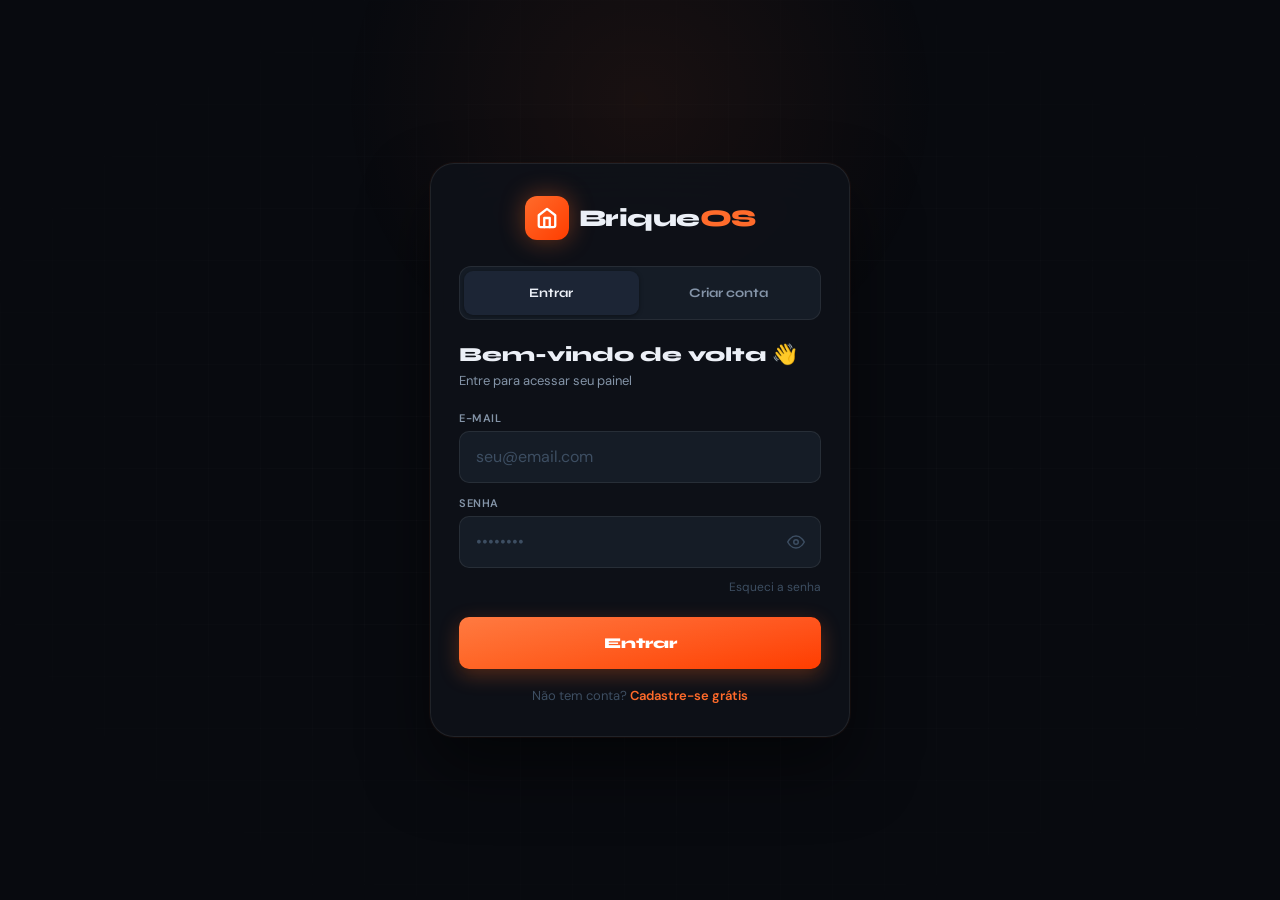
<file: index.html>
<!DOCTYPE html>
<html lang="pt-BR" data-theme="dark">
<head>
<meta charset="UTF-8"/>
<meta name="viewport" content="width=device-width,initial-scale=1.0,viewport-fit=cover"/>
<meta name="theme-color" content="#0D1117"/>
<meta name="mobile-web-app-capable" content="yes"/>
<meta name="apple-mobile-web-app-capable" content="yes"/>
<meta name="apple-mobile-web-app-status-bar-style" content="black-translucent"/>
<meta name="apple-mobile-web-app-title" content="BriqueOS"/>
<link rel="manifest" href="manifest.json"/>
<title>BriqueOS</title>
<link href="https://fonts.googleapis.com/css2?family=Syne:wght@400;500;600;700;800&family=Plus+Jakarta+Sans:wght@300;400;500;600&display=swap" rel="stylesheet"/>
<link rel="stylesheet" href="static/css/base.css"/>
<link rel="stylesheet" href="static/css/index.css"/>
</head>
<body>

<div class="sidebar-overlay" id="sb-overlay" onclick="closeSidebar()"></div>

<aside class="sidebar" id="sidebar">
  <div class="logo-wrap">
    <div style="width:36px;height:36px;border-radius:10px;background:linear-gradient(135deg,#FF6B2B,#FF3D00);display:flex;align-items:center;justify-content:center;box-shadow:0 0 20px rgba(255,107,43,0.35);flex-shrink:0;">
      <svg width="20" height="20" viewBox="0 0 24 24" fill="none" stroke="#fff" stroke-width="2.5" stroke-linecap="round" stroke-linejoin="round">
        <path d="M3 9l9-7 9 7v11a2 2 0 01-2 2H5a2 2 0 01-2-2z"/>
        <polyline points="9 22 9 12 15 12 15 22"/>
      </svg>
    </div>
    <span style="font-family:'Syne',sans-serif;font-size:18px;font-weight:800;letter-spacing:-0.5px;">Brique<span style="color:var(--orange);">OS</span></span>
  </div>
  <div class="lv-card">
    <div class="lv-badge" id="sb-badge">Nível 1</div>
    <div class="lv-name" id="sb-lname">Iniciante</div>
    <div class="lv-xp" id="sb-xp">R$ 0 / R$ 500 de lucro</div>
    <div class="lv-track"><div class="lv-fill" id="sb-fill" style="width:0%"></div></div>
    <div class="lv-next" id="sb-next">Próximo: Aprendiz</div>
  </div>
  <nav>
    <div class="ng">Principal</div>
    <div class="ni active" onclick="goto('dashboard',this)">
      <svg viewBox="0 0 24 24" fill="none" stroke="currentColor" stroke-width="2"><rect x="3" y="3" width="7" height="7" rx="1"/><rect x="14" y="3" width="7" height="7" rx="1"/><rect x="3" y="14" width="7" height="7" rx="1"/><rect x="14" y="14" width="7" height="7" rx="1"/></svg>
      Dashboard
    </div>
    <div class="ni" onclick="goto('niveis',this)">
      <svg viewBox="0 0 24 24" fill="none" stroke="currentColor" stroke-width="2"><polygon points="12 2 15.09 8.26 22 9.27 17 14.14 18.18 21.02 12 17.77 5.82 21.02 7 14.14 2 9.27 8.91 8.26 12 2"/></svg>
      Níveis & XP
    </div>
    <div class="ng">Estoque</div>
    <div class="ni" onclick="goto('produtos',this)">
      <svg viewBox="0 0 24 24" fill="none" stroke="currentColor" stroke-width="2"><path d="M21 16V8a2 2 0 00-1-1.73l-7-4a2 2 0 00-2 0l-7 4A2 2 0 003 8v8a2 2 0 001 1.73l7 4a2 2 0 002 0l7-4A2 2 0 0021 16z"/></svg>
      Produtos <span class="nb" id="nb-p">0</span>
    </div>
    <div class="ng">Financeiro</div>
    <div class="ni" onclick="goto('compras',this)">
      <svg viewBox="0 0 24 24" fill="none" stroke="currentColor" stroke-width="2"><path d="M6 2L3 6v14a2 2 0 002 2h14a2 2 0 002-2V6l-3-4z"/><line x1="3" y1="6" x2="21" y2="6"/><path d="M16 10a4 4 0 01-8 0"/></svg>
      Compras <span class="nb" id="nb-c">0</span>
    </div>
    <div class="ni" onclick="goto('vendas',this)">
      <svg viewBox="0 0 24 24" fill="none" stroke="currentColor" stroke-width="2"><polyline points="22 7 13.5 15.5 8.5 10.5 2 17"/><polyline points="16 7 22 7 22 13"/></svg>
      Vendas <span class="nb" id="nb-v">0</span>
    </div>
    <div class="ni" onclick="goto('relatorios',this)">
      <svg viewBox="0 0 24 24" fill="none" stroke="currentColor" stroke-width="2"><path d="M14 2H6a2 2 0 00-2 2v16a2 2 0 002 2h12a2 2 0 002-2V8z"/><polyline points="14 2 14 8 20 8"/><line x1="16" y1="13" x2="8" y2="13"/><line x1="16" y1="17" x2="8" y2="17"/></svg>
      Relatórios
    </div>
    <div class="ng">Conta</div>
    <div class="ni" onclick="window.location.href='perfil.html'">
      <svg viewBox="0 0 24 24" fill="none" stroke="currentColor" stroke-width="2"><path d="M20 21v-2a4 4 0 00-4-4H8a4 4 0 00-4 4v2"/><circle cx="12" cy="7" r="4"/></svg>
      Meu Perfil
    </div>
    <div class="ni" id="ni-equipe" onclick="goto('equipe',this)" style="display:none;">
      <svg viewBox="0 0 24 24" fill="none" stroke="currentColor" stroke-width="2"><path d="M17 21v-2a4 4 0 00-4-4H5a4 4 0 00-4 4v2"/><circle cx="9" cy="7" r="4"/><path d="M23 21v-2a4 4 0 00-3-3.87"/><path d="M16 3.13a4 4 0 010 7.75"/></svg>
      Minha Equipe
      <span class="nb" id="nb-equipe" style="background:rgba(168,85,247,0.15);color:#A855F7;border-color:rgba(168,85,247,0.3);display:none;">0</span>
    </div>
    <div class="ni" onclick="logout()" style="color:var(--red)">
      <svg viewBox="0 0 24 24" fill="none" stroke="currentColor" stroke-width="2"><path d="M9 21H5a2 2 0 01-2-2V5a2 2 0 012-2h4"/><polyline points="16 17 21 12 16 7"/><line x1="21" y1="12" x2="9" y2="12"/></svg>
      Sair
    </div>
  </nav>
  <div class="sidebar-foot">
    <div class="sf-user" onclick="window.location.href='perfil.html'" title="Ver perfil">
      <div class="sf-av" id="sf-av">
        <img id="sf-img" src="" alt="" style="display:none;width:100%;height:100%;object-fit:cover;border-radius:50%;"/>
        <span id="sf-init"></span>
      </div>
      <div class="sf-info">
        <div class="sf-name" id="sf-nome">—</div>
        <div class="sf-role">Ver meu perfil →</div>
      </div>
    </div>
  </div>
</aside>

<div class="main">
  <div class="topbar">
    <button class="hamburger" onclick="toggleSidebar()">
      <svg viewBox="0 0 24 24" fill="none" stroke="currentColor" stroke-width="2"><line x1="3" y1="6" x2="21" y2="6"/><line x1="3" y1="12" x2="21" y2="12"/><line x1="3" y1="18" x2="21" y2="18"/></svg>
    </button>
    <span class="page-t" id="ptitle">Dashboard</span>
    <div id="tbtns"></div>
    <button class="theme-btn tb-desktop" onclick="toggleTheme()" id="theme-btn">
      <svg viewBox="0 0 24 24" fill="none" stroke="currentColor" stroke-width="2"><path d="M21 12.79A9 9 0 1111.21 3 7 7 0 0021 12.79z"/></svg>
    </button>
    <button class="notif-btn tb-desktop" onclick="toggleHist()">
      <svg viewBox="0 0 24 24" fill="none" stroke="currentColor" stroke-width="2"><circle cx="12" cy="12" r="10"/><polyline points="12 6 12 12 16 14"/></svg>
    </button>
    <button class="notif-btn" onclick="toggleNotif()" id="notif-btn">
      <svg viewBox="0 0 24 24" fill="none" stroke="currentColor" stroke-width="2"><path d="M18 8A6 6 0 006 8c0 7-3 9-3 9h18s-3-2-3-9"/><path d="M13.73 21a2 2 0 01-3.46 0"/></svg>
      <div class="notif-dot" id="notif-dot"></div>
    </button>
    <button class="notif-btn tb-desktop" onclick="oOv('ov-backup')">
      <svg viewBox="0 0 24 24" fill="none" stroke="currentColor" stroke-width="2"><path d="M21 15v4a2 2 0 01-2 2H5a2 2 0 01-2-2v-4"/><polyline points="17 8 12 3 7 8"/><line x1="12" y1="3" x2="12" y2="15"/></svg>
    </button>
  </div>
  <div class="content">

    <div id="alertas-bar" style="display:none;margin-bottom:14px;"></div>

    <div id="sec-dashboard" class="sec active">
      <div class="hero">
        <div>
          <div class="hero-g">Painel de Controle</div>
          <div class="hero-h">Olá, <span id="h-username">—</span></div>
          <div class="hlb">
            <span class="hlb-lbl" id="hl-n">Iniciante</span>
            <div class="hlb-t"><div class="hlb-f" id="hl-f" style="width:0%"></div></div>
            <span class="hlb-p" id="hl-p">0%</span>
            <span class="hlb-nx" id="hl-nx">→ Aprendiz</span>
          </div>
          <div class="goal-bar" id="goal-bar">
            <div class="goal-row">
              <span class="goal-lbl" id="goal-lbl">Meta mensal: não definida</span>
              <div class="goal-track"><div class="goal-fill" id="goal-fill" style="width:0%"></div></div>
              <span class="goal-pct" id="goal-pct"></span>
              <button class="goal-edit" onclick="openGoalModal()">
                <svg viewBox="0 0 24 24" fill="none" stroke="currentColor" stroke-width="2"><path d="M11 4H4a2 2 0 00-2 2v14a2 2 0 002 2h14a2 2 0 002-2v-7"/><path d="M18.5 2.5a2.121 2.121 0 013 3L12 15l-4 1 1-4 9.5-9.5z"/></svg>
              </button>
            </div>
          </div>
        </div>
        <div class="hero-r">
          <div class="hero-val" id="h-lucro">R$ 0</div>
          <div class="hero-lbl">lucro total acumulado</div>
        </div>
      </div>
      <div class="mtr8" id="dash-m"></div>
      <div class="cr" style="grid-template-columns:1fr 1fr;margin-bottom:14px;">
        <div class="card">
          <div class="ch">
            <div class="ch-left">
              <div class="ch-ico" style="background:var(--bd)"><svg viewBox="0 0 24 24" fill="none" stroke="var(--blue)" stroke-width="2"><rect x="2" y="3" width="20" height="14" rx="2"/><line x1="8" y1="21" x2="16" y2="21"/><line x1="12" y1="17" x2="12" y2="21"/></svg></div>
              <div><div class="ct">Receita por Mês</div><div class="csub" id="c-range">—</div></div>
            </div>
            <div id="chart-legend" style="display:flex;gap:12px;"></div>
          </div>
          <div class="cb"><div class="brs" id="c-bars"></div></div>
        </div>
        <div class="card">
          <div class="ch">
            <div class="ch-left">
              <div class="ch-ico" style="background:var(--gd)"><svg viewBox="0 0 24 24" fill="none" stroke="var(--green)" stroke-width="2"><polyline points="22 7 13.5 15.5 8.5 10.5 2 17"/><polyline points="16 7 22 7 22 13"/></svg></div>
              <div><div class="ct">Lucro Acumulado</div><div class="csub" id="cum-sub">Evolução mensal</div></div>
            </div>
          </div>
          <div class="cb" style="padding:14px 18px;"><div id="cum-chart"></div></div>
        </div>
      </div>
      <div class="cr3" style="margin-bottom:14px;">
        <div class="card">
          <div class="ch">
            <div class="ch-left">
              <div class="ch-ico" style="background:var(--gold-d)"><svg viewBox="0 0 24 24" fill="none" stroke="var(--gold)" stroke-width="2"><polygon points="12 2 15.09 8.26 22 9.27 17 14.14 18.18 21.02 12 17.77 5.82 21.02 7 14.14 2 9.27 8.91 8.26 12 2"/></svg></div>
              <div><div class="ct">Top Categorias</div><div class="csub">Por lucro</div></div>
            </div>
          </div>
          <div class="rk" id="d-rank"></div>
        </div>
        <div class="card">
          <div class="ch">
            <div class="ch-left">
              <div class="ch-ico" style="background:var(--og)"><svg viewBox="0 0 24 24" fill="none" stroke="var(--orange)" stroke-width="2"><path d="M21 16V8a2 2 0 00-1-1.73l-7-4a2 2 0 00-2 0l-7 4A2 2 0 003 8v8a2 2 0 001 1.73l7 4a2 2 0 002 0l7-4A2 2 0 0021 16z"/></svg></div>
              <div><div class="ct">Estoque por Categoria</div><div class="csub" id="stock-sub">Itens em estoque</div></div>
            </div>
          </div>
          <div id="stock-dist" style="padding:14px 16px;display:flex;flex-direction:column;gap:8px;"></div>
        </div>
        <div class="card">
          <div class="ch">
            <div class="ch-left">
              <div class="ch-ico" style="background:var(--gd)"><svg viewBox="0 0 24 24" fill="none" stroke="var(--green)" stroke-width="2"><line x1="12" y1="1" x2="12" y2="23"/><path d="M17 5H9.5a3.5 3.5 0 000 7h5a3.5 3.5 0 010 7H6"/></svg></div>
              <div><div class="ct">Últimas Vendas</div><div class="csub">Mais recentes</div></div>
            </div>
          </div>
          <table class="mt" id="dt-v"><thead><tr><th>Item</th><th>Valor</th><th>Lucro</th></tr></thead><tbody></tbody></table>
        </div>
      </div>
      <div class="cr3">
        <div class="card">
          <div class="ch">
            <div class="ch-left">
              <div class="ch-ico" style="background:var(--bd)"><svg viewBox="0 0 24 24" fill="none" stroke="var(--blue)" stroke-width="2"><circle cx="12" cy="12" r="10"/><polyline points="12 6 12 12 16 14"/></svg></div>
              <div><div class="ct">Indicadores</div><div class="csub">Métricas avançadas</div></div>
            </div>
          </div>
          <div id="adv-metrics" style="padding:14px 16px;display:flex;flex-direction:column;gap:8px;"></div>
        </div>
        <div class="card">
          <div class="ch">
            <div class="ch-left">
              <div class="ch-ico" style="background:var(--og)"><svg viewBox="0 0 24 24" fill="none" stroke="var(--orange)" stroke-width="2"><path d="M6 2L3 6v14a2 2 0 002 2h14a2 2 0 002-2V6l-3-4z"/><line x1="3" y1="6" x2="21" y2="6"/><path d="M16 10a4 4 0 01-8 0"/></svg></div>
              <div><div class="ct">Últimas Compras</div><div class="csub">Mais recentes</div></div>
            </div>
          </div>
          <table class="mt" id="dt-c"><thead><tr><th>Item</th><th>Custo</th><th>Status</th></tr></thead><tbody></tbody></table>
        </div>
        <div class="card">
          <div class="ch">
            <div class="ch-left">
              <div class="ch-ico" style="background:var(--rd)"><svg viewBox="0 0 24 24" fill="none" stroke="var(--red)" stroke-width="2"><polyline points="22 12 18 12 15 21 9 3 6 12 2 12"/></svg></div>
              <div><div class="ct">Giro de Produtos</div><div class="csub">Por categoria</div></div>
            </div>
          </div>
          <div id="giro-chart" style="padding:14px 16px;display:flex;flex-direction:column;gap:8px;"></div>
        </div>
      </div>
    </div>

    <div id="sec-niveis" class="sec">
      <div class="card" style="margin-bottom:18px;">
        <div class="ch">
          <div><div class="ct">Sua Progressão</div><div class="csub" id="np-s">—</div></div>
          <div style="font-family:'Syne',sans-serif;font-size:20px;font-weight:800;color:var(--orange)" id="np-v">—</div>
        </div>
        <div class="cb">
          <div style="display:flex;align-items:center;gap:10px;">
            <span style="font-size:11px;color:var(--txt2)" id="np-l1">—</span>
            <div style="flex:1;height:8px;background:rgba(255,255,255,0.06);border-radius:5px;overflow:hidden;"><div style="height:100%;border-radius:5px;background:linear-gradient(90deg,var(--orange),var(--orange2));box-shadow:0 0 10px var(--orange);transition:width .8s ease" id="np-b"></div></div>
            <span style="font-size:11px;color:var(--txt2)" id="np-l2">—</span>
            <span style="font-family:'Syne',sans-serif;font-size:13px;font-weight:800;color:var(--orange)" id="np-p">—</span>
          </div>
        </div>
      </div>
      <div class="lg" id="lv-grid"></div>
    </div>

    <div id="sec-produtos" class="sec">
      <div class="sec-toolbar">
        <div class="search-wrap">
          <svg viewBox="0 0 24 24" fill="none" stroke="currentColor" stroke-width="2"><circle cx="11" cy="11" r="8"/><line x1="21" y1="21" x2="16.65" y2="16.65"/></svg>
          <input class="search-inp" id="prod-search" placeholder="Buscar produto..." oninput="rProdFiltered()"/>
        </div>
        <select class="filter-sel" id="prod-cat" onchange="rProdFiltered()">
          <option value="">Todas categorias</option>
          <option>Eletrônicos</option><option>Roupas</option><option>Calçados</option><option>Móveis</option><option>Games</option><option>Celulares</option><option>Acessórios</option><option>Outros</option>
        </select>
        <select class="filter-sel" id="prod-cond" onchange="rProdFiltered()">
          <option value="">Toda condição</option>
          <option>Novo</option><option>Seminovo</option><option>Bom</option><option>Regular</option><option>Ruim</option>
        </select>
        <span class="result-count" id="prod-count"></span>
      </div>
      <div class="pg" id="prod-g"></div>
    </div>

    <div id="sec-compras" class="sec">
      <div class="sec-toolbar">
        <div class="search-wrap">
          <svg viewBox="0 0 24 24" fill="none" stroke="currentColor" stroke-width="2"><circle cx="11" cy="11" r="8"/><line x1="21" y1="21" x2="16.65" y2="16.65"/></svg>
          <input class="search-inp" id="co-search" placeholder="Buscar compra..." oninput="rCTFiltered()"/>
        </div>
        <select class="filter-sel" id="co-cat" onchange="rCTFiltered()">
          <option value="">Todas categorias</option>
          <option>Eletrônicos</option><option>Roupas</option><option>Calçados</option><option>Móveis</option><option>Games</option><option>Celulares</option><option>Acessórios</option><option>Outros</option>
        </select>
        <select class="filter-sel" id="co-status" onchange="rCTFiltered()">
          <option value="">Todos status</option>
          <option value="estoque">Em Estoque</option>
          <option value="vendido">Vendido</option>
        </select>
        <button class="btn bg bs" onclick="exportCSV('compras')" style="white-space:nowrap">
          <svg width="13" height="13" viewBox="0 0 24 24" fill="none" stroke="currentColor" stroke-width="2"><path d="M21 15v4a2 2 0 01-2 2H5a2 2 0 01-2-2v-4"/><polyline points="7 10 12 15 17 10"/><line x1="12" y1="15" x2="12" y2="3"/></svg>
          CSV
        </button>
        <span class="result-count" id="co-count"></span>
      </div>
      <div class="card"><div style="overflow-x:auto"><table class="dt" id="tb-co">
        <thead><tr>
          <th onclick="sortTable('co','titulo')">Item</th>
          <th onclick="sortTable('co','categoria')">Categoria</th>
          <th>Condição</th>
          <th onclick="sortTable('co','custo_total')">Custo</th>
          <th>Pagamento</th>
          <th>Fonte</th>
          <th onclick="sortTable('co','data_compra')">Data</th>
          <th>Status</th>
          <th>Ações</th>
        </tr></thead>
        <tbody></tbody>
      </table></div>
      <div class="pagination" id="pag-co"></div>
      </div>
    </div>

    <div id="sec-vendas" class="sec">
      <div class="sec-toolbar">
        <div class="search-wrap">
          <svg viewBox="0 0 24 24" fill="none" stroke="currentColor" stroke-width="2"><circle cx="11" cy="11" r="8"/><line x1="21" y1="21" x2="16.65" y2="16.65"/></svg>
          <input class="search-inp" id="ve-search" placeholder="Buscar venda..." oninput="rVTFiltered()"/>
        </div>
        <select class="filter-sel" id="ve-canal" onchange="rVTFiltered()">
          <option value="">Todos canais</option>
          <option>OLX</option><option>Mercado Livre</option><option>Shopee</option><option>Instagram</option><option>WhatsApp</option><option>Loja Física</option><option>Outro</option>
        </select>
        <button class="btn bg bs" onclick="exportCSV('vendas')" style="white-space:nowrap">
          <svg width="13" height="13" viewBox="0 0 24 24" fill="none" stroke="currentColor" stroke-width="2"><path d="M21 15v4a2 2 0 01-2 2H5a2 2 0 01-2-2v-4"/><polyline points="7 10 12 15 17 10"/><line x1="12" y1="15" x2="12" y2="3"/></svg>
          CSV
        </button>
        <span class="result-count" id="ve-count"></span>
      </div>
      <div class="card"><div style="overflow-x:auto"><table class="dt" id="tb-ve">
        <thead><tr>
          <th>Item</th><th>Custo</th><th onclick="sortTable('ve','preco_venda')">Venda</th>
          <th onclick="sortTable('ve','lucro')">Lucro</th><th>ROI</th>
          <th>Canal</th><th onclick="sortTable('ve','data_venda')">Data</th><th>Ações</th>
        </tr></thead>
        <tbody></tbody>
      </table></div>
      <div class="pagination" id="pag-ve"></div>
      </div>
    </div>

    <div id="sec-relatorios" class="sec">
      <div style="display:flex;align-items:center;gap:12px;margin-bottom:18px;flex-wrap:wrap;">
        <div style="display:flex;align-items:center;gap:6px;background:var(--bg3);border:1px solid var(--border2);border-radius:var(--rs);padding:4px;">
          <button class="rel-per-btn active" onclick="setRelPeriod('mes',this)">Este mês</button>
          <button class="rel-per-btn" onclick="setRelPeriod('trim',this)">Trimestre</button>
          <button class="rel-per-btn" onclick="setRelPeriod('semestre',this)">Semestre</button>
          <button class="rel-per-btn" onclick="setRelPeriod('ano',this)">Ano</button>
          <button class="rel-per-btn" onclick="setRelPeriod('tudo',this)">Tudo</button>
        </div>
        <div style="display:flex;gap:8px;margin-left:auto;">
          <button class="btn bg bs" onclick="exportCSV('compras')">
            <svg width="13" height="13" viewBox="0 0 24 24" fill="none" stroke="currentColor" stroke-width="2"><path d="M21 15v4a2 2 0 01-2 2H5a2 2 0 01-2-2v-4"/><polyline points="7 10 12 15 17 10"/><line x1="12" y1="15" x2="12" y2="3"/></svg>
            CSV Compras
          </button>
          <button class="btn bg bs" onclick="exportCSV('vendas')">
            <svg width="13" height="13" viewBox="0 0 24 24" fill="none" stroke="currentColor" stroke-width="2"><path d="M21 15v4a2 2 0 01-2 2H5a2 2 0 01-2-2v-4"/><polyline points="7 10 12 15 17 10"/><line x1="12" y1="15" x2="12" y2="3"/></svg>
            CSV Vendas
          </button>
          <button class="btn bp bs" onclick="printRelatorio()">
            <svg width="13" height="13" viewBox="0 0 24 24" fill="none" stroke="currentColor" stroke-width="2"><polyline points="6 9 6 2 18 2 18 9"/><path d="M6 18H4a2 2 0 01-2-2v-5a2 2 0 012-2h16a2 2 0 012 2v5a2 2 0 01-2 2h-2"/><rect x="6" y="14" width="12" height="8"/></svg>
            Imprimir / PDF
          </button>
        </div>
      </div>
      <div class="mtr8" id="rel-kpis" style="margin-bottom:18px;"></div>
      <div class="cr" style="grid-template-columns:1fr 1fr;margin-bottom:14px;">
        <div class="card">
          <div class="ch">
            <div class="ch-left">
              <div class="ch-ico" style="background:var(--bd)"><svg viewBox="0 0 24 24" fill="none" stroke="var(--blue)" stroke-width="2"><rect x="2" y="3" width="20" height="14" rx="2"/><line x1="8" y1="21" x2="16" y2="21"/><line x1="12" y1="17" x2="12" y2="21"/></svg></div>
              <div><div class="ct">Receita x Lucro</div><div class="csub" id="rel-chart-sub">Por mês</div></div>
            </div>
          </div>
          <div class="cb"><div id="rel-barchart"></div></div>
        </div>
        <div class="card">
          <div class="ch">
            <div class="ch-left">
              <div class="ch-ico" style="background:var(--gold-d)"><svg viewBox="0 0 24 24" fill="none" stroke="var(--gold)" stroke-width="2"><circle cx="12" cy="12" r="10"/><polyline points="12 6 12 12 16 14"/></svg></div>
              <div><div class="ct">Distribuição de Lucro</div><div class="csub">Por categoria no período</div></div>
            </div>
          </div>
          <div class="cb" style="display:flex;align-items:center;justify-content:center;gap:24px;flex-wrap:wrap;">
            <div id="rel-donut"></div>
            <div id="rel-donut-legend" style="display:flex;flex-direction:column;gap:7px;"></div>
          </div>
        </div>
      </div>
      <div class="cr" style="grid-template-columns:1fr 1fr;margin-bottom:14px;">
        <div class="card">
          <div class="ch">
            <div class="ch-left">
              <div class="ch-ico" style="background:var(--gd)"><svg viewBox="0 0 24 24" fill="none" stroke="var(--green)" stroke-width="2"><polyline points="22 7 13.5 15.5 8.5 10.5 2 17"/></svg></div>
              <div><div class="ct">Top Produtos Vendidos</div><div class="csub" id="rel-top-sub">Maior lucro no período</div></div>
            </div>
          </div>
          <div style="overflow-x:auto">
            <table class="dt" id="rel-top-table">
              <thead><tr><th>#</th><th>Produto</th><th>Custo</th><th>Venda</th><th>Lucro</th><th>ROI</th><th>Dias</th></tr></thead>
              <tbody></tbody>
            </table>
          </div>
        </div>
        <div class="card">
          <div class="ch">
            <div class="ch-left">
              <div class="ch-ico" style="background:var(--og)"><svg viewBox="0 0 24 24" fill="none" stroke="var(--orange)" stroke-width="2"><path d="M21 16V8a2 2 0 00-1-1.73l-7-4a2 2 0 00-2 0l-7 4A2 2 0 003 8v8a2 2 0 001 1.73l7 4a2 2 0 002 0l7-4A2 2 0 0021 16z"/></svg></div>
              <div><div class="ct">Estoque Parado</div><div class="csub">Produtos sem venda há mais de 30 dias</div></div>
            </div>
          </div>
          <div style="overflow-x:auto">
            <table class="dt" id="rel-parado-table">
              <thead><tr><th>Produto</th><th>Categoria</th><th>Custo</th><th>Dias parado</th><th>Ação</th></tr></thead>
              <tbody></tbody>
            </table>
          </div>
        </div>
      </div>
      <div class="cr" style="grid-template-columns:1fr 1fr;">
        <div class="card">
          <div class="ch">
            <div class="ch-left">
              <div class="ch-ico" style="background:var(--bd)"><svg viewBox="0 0 24 24" fill="none" stroke="var(--blue)" stroke-width="2"><path d="M3 9l9-7 9 7v11a2 2 0 01-2 2H5a2 2 0 01-2-2z"/><polyline points="9 22 9 12 15 12 15 22"/></svg></div>
              <div><div class="ct">Por Canal de Venda</div><div class="csub">Receita e quantidade</div></div>
            </div>
          </div>
          <div id="rel-canal" style="padding:14px 16px;display:flex;flex-direction:column;gap:8px;"></div>
        </div>
        <div class="card">
          <div class="ch">
            <div class="ch-left">
              <div class="ch-ico" style="background:var(--rd)"><svg viewBox="0 0 24 24" fill="none" stroke="var(--red)" stroke-width="2"><path d="M22 12h-4l-3 9L9 3l-3 9H2"/></svg></div>
              <div><div class="ct">Evolução Mensal</div><div class="csub" id="rel-evo-sub">Compras vs Vendas</div></div>
            </div>
          </div>
          <div class="cb"><div id="rel-evo"></div></div>
        </div>
      </div>
    </div>

    <div id="sec-equipe" class="sec">
      <div style="display:flex;align-items:center;justify-content:space-between;margin-bottom:18px;flex-wrap:wrap;gap:10px;">
        <div>
          <div style="font-family:'Syne',sans-serif;font-size:18px;font-weight:800;margin-bottom:4px;">Minha Equipe</div>
          <div style="font-size:12px;color:var(--txt2);">Gerencie os membros da sua conta Business — até 4 convidados</div>
        </div>
        <span id="eq-counter-main" style="font-size:11px;font-weight:700;color:#A855F7;background:rgba(168,85,247,0.1);border:1px solid rgba(168,85,247,0.22);padding:5px 14px;border-radius:20px;">0 / 4 membros</span>
      </div>
      <div class="card" id="eq-convidar-card" style="margin-bottom:14px;">
        <div class="ch">
          <div class="ch-left">
            <div class="ch-ico" style="background:rgba(168,85,247,0.1);">
              <svg viewBox="0 0 24 24" fill="none" stroke="#A855F7" stroke-width="2"><line x1="12" y1="5" x2="12" y2="19"/><line x1="5" y1="12" x2="19" y2="12"/></svg>
            </div>
            <div><div class="ct">Convidar novo membro</div><div class="csub">O convidado receberá um email com a senha temporária</div></div>
          </div>
        </div>
        <div style="padding:18px 20px;">
          <div style="display:grid;grid-template-columns:1fr 1fr auto;gap:10px;align-items:flex-end;">
            <div>
              <label style="font-size:10px;font-weight:700;color:var(--txt2);text-transform:uppercase;letter-spacing:.5px;display:block;margin-bottom:5px;">Nome</label>
              <input class="search-inp" id="eq-nome-main" placeholder="João Silva" style="padding:9px 13px;"/>
            </div>
            <div>
              <label style="font-size:10px;font-weight:700;color:var(--txt2);text-transform:uppercase;letter-spacing:.5px;display:block;margin-bottom:5px;">E-mail</label>
              <input class="search-inp" id="eq-email-main" type="email" placeholder="joao@email.com" style="padding:9px 13px;"/>
            </div>
            <button class="btn" id="eq-btn-main" onclick="eqConvidar()" style="background:linear-gradient(135deg,#A855F7,#7C3AED);color:#fff;box-shadow:0 4px 14px rgba(168,85,247,0.3);white-space:nowrap;padding:9px 18px;">
              <svg viewBox="0 0 24 24" fill="none" stroke="currentColor" stroke-width="2.5" width="13" height="13"><line x1="12" y1="5" x2="12" y2="19"/><line x1="5" y1="12" x2="19" y2="12"/></svg>
              Enviar convite
            </button>
          </div>
          <div id="eq-alert-main" style="display:none;margin-top:12px;padding:10px 13px;border-radius:var(--rs);font-size:12px;display:flex;align-items:center;gap:8px;"></div>
        </div>
      </div>
      <div class="card">
        <div class="ch">
          <div class="ch-left">
            <div class="ch-ico" style="background:rgba(168,85,247,0.1);">
              <svg viewBox="0 0 24 24" fill="none" stroke="#A855F7" stroke-width="2"><path d="M17 21v-2a4 4 0 00-4-4H5a4 4 0 00-4 4v2"/><circle cx="9" cy="7" r="4"/><path d="M23 21v-2a4 4 0 00-3-3.87"/><path d="M16 3.13a4 4 0 010 7.75"/></svg>
            </div>
            <div><div class="ct">Membros da equipe</div><div class="csub">Contas com acesso compartilhado ao Business</div></div>
          </div>
          <button class="btn bg" style="padding:6px 12px;font-size:11px;" onclick="eqCarregar()">
            <svg viewBox="0 0 24 24" fill="none" stroke="currentColor" stroke-width="2" width="12" height="12"><polyline points="23 4 23 10 17 10"/><path d="M20.49 15a9 9 0 11-2.12-9.36L23 10"/></svg>
            Atualizar
          </button>
        </div>
        <div id="eq-lista-main" style="min-height:80px;"></div>
      </div>
    </div>

  </div>
</div>

<div id="onboarding" style="display:none;position:fixed;inset:0;background:rgba(0,0,0,0.75);z-index:1000;backdrop-filter:blur(4px);align-items:flex-end;justify-content:center;padding:0;">
  <div style="background:var(--bg2);border:1px solid var(--border2);border-radius:24px 24px 0 0;width:100%;max-width:480px;overflow:hidden;animation:sheetUp .35s cubic-bezier(.32,1,.4,1);">
    <div style="height:3px;background:var(--border);"><div id="ob-progress" style="height:100%;background:var(--orange);transition:width .4s ease;border-radius:2px;width:33%"></div></div>
    <div style="padding:28px 24px 24px;">
      <div style="display:flex;align-items:center;gap:14px;margin-bottom:18px;">
        <div id="ob-ico" style="width:52px;height:52px;border-radius:14px;display:flex;align-items:center;justify-content:center;flex-shrink:0;background:var(--og);"></div>
        <div>
          <div id="ob-step" style="font-size:11px;color:var(--txt3);font-weight:700;text-transform:uppercase;letter-spacing:.6px;margin-bottom:3px;">Passo 1 de 3</div>
          <div id="ob-title" style="font-family:'Syne',sans-serif;font-size:18px;font-weight:800;line-height:1.2;"></div>
        </div>
      </div>
      <div id="ob-desc" style="font-size:13px;color:var(--txt2);line-height:1.7;margin-bottom:22px;"></div>
      <div style="display:flex;gap:6px;margin-bottom:22px;">
        <div id="ob-dot-1" style="height:6px;border-radius:3px;background:var(--orange);transition:all .3s;flex:1;"></div>
        <div id="ob-dot-2" style="height:6px;border-radius:3px;background:var(--border2);transition:all .3s;flex:1;"></div>
        <div id="ob-dot-3" style="height:6px;border-radius:3px;background:var(--border2);transition:all .3s;flex:1;"></div>
      </div>
      <div style="display:flex;gap:10px;">
        <button class="btn bg" onclick="skipOnboarding()" style="flex:0 0 auto;white-space:nowrap;">Pular tour</button>
        <button class="btn bp" id="ob-action" onclick="obAction()" style="flex:1;justify-content:center;"></button>
      </div>
    </div>
  </div>
</div>

<div class="ov" id="ov-c">
  <div class="mod">
    <div class="mh">
      <div><div class="mt2" id="ov-c-title">Registrar Compra</div><div class="ms">Cadastre um item adquirido para revenda</div></div>
      <button class="mc2" onclick="cOv('ov-c')">×</button>
    </div>
    <div class="mb">
      <div class="st">Identificação</div>
      <div class="fg2">
        <div class="fg full ac-wrap"><label class="fl">Título <span class="r">*</span></label>
          <input class="fi" id="ci-t" placeholder="Ex: iPhone 13 128GB Preto" autocomplete="off" oninput="acTitulo(this)"/>
          <div class="ac-list" id="ac-titulo"></div>
        </div>
        <div class="fg"><label class="fl">Categoria <span class="r">*</span></label>
          <select class="fs" id="ci-ca"><option value="">Selecionar...</option><option>Eletrônicos</option><option>Roupas</option><option>Calçados</option><option>Móveis</option><option>Games</option><option>Celulares</option><option>Acessórios</option><option>Outros</option></select>
        </div>
        <div class="fg"><label class="fl">Condição</label>
          <select class="fs" id="ci-cn"><option value="">Selecionar...</option><option>Novo</option><option>Seminovo</option><option>Bom</option><option>Regular</option><option>Ruim</option></select>
        </div>
        <div class="fg"><label class="fl">Marca</label><input class="fi" id="ci-ma" placeholder="Apple, Samsung..."/></div>
        <div class="fg"><label class="fl">Modelo</label><input class="fi" id="ci-mo" placeholder="iPhone 13"/></div>
      </div>
      <div class="st" style="margin-top:6px;">Foto do Produto</div>
      <div class="photo-upload" id="photo-zone" onclick="document.getElementById('ci-foto-input').click()">
        <input type="file" id="ci-foto-input" accept="image/*" onchange="handleCompraFoto(this)" style="display:none"/>
        <img class="photo-preview" id="ci-foto-preview" src="" alt=""/>
        <div class="photo-ph" id="ci-foto-ph">
          <svg viewBox="0 0 24 24" fill="none" stroke="currentColor" stroke-width="2"><path d="M23 19a2 2 0 01-2 2H3a2 2 0 01-2-2V8a2 2 0 012-2h4l2-3h6l2 3h4a2 2 0 012 2z"/><circle cx="12" cy="13" r="4"/></svg>
          <span>Clique para adicionar foto</span>
          <span style="font-size:9px;color:var(--txt3)">JPG, PNG — máx. 5MB</span>
        </div>
      </div>
      <div class="st" style="margin-top:14px;">Custos</div>
      <div class="fg3">
        <div class="fg"><label class="fl">Preço Compra <span class="r">*</span></label><input class="fi" id="ci-p" type="number" min="0" step="0.01" placeholder="0,00" oninput="cC()"/></div>
        <div class="fg"><label class="fl">Frete</label><input class="fi" id="ci-f" type="number" min="0" step="0.01" placeholder="0,00" oninput="cC()"/></div>
        <div class="fg"><label class="fl">Conserto</label><input class="fi" id="ci-co" type="number" min="0" step="0.01" placeholder="0,00" oninput="cC()"/></div>
        <div class="fg"><label class="fl">Outros</label><input class="fi" id="ci-ou" type="number" min="0" step="0.01" placeholder="0,00" oninput="cC()"/></div>
        <div class="fg"><label class="fl">Data <span class="r">*</span></label><input class="fi" id="ci-d" type="date"/></div>
        <div class="fg"><label class="fl">Pagamento</label>
          <select class="fs" id="ci-pg"><option>PIX</option><option>Dinheiro</option><option>Cartão</option><option>Boleto</option><option>Outro</option></select>
        </div>
      </div>
      <div class="cb2" style="margin-top:4px;">
        <div class="cr_"><span>Preço de Compra</span><span id="cc-p">R$ 0,00</span></div>
        <div class="cr_"><span>Frete</span><span id="cc-f">R$ 0,00</span></div>
        <div class="cr_"><span>Conserto</span><span id="cc-c">R$ 0,00</span></div>
        <div class="cr_"><span>Outros</span><span id="cc-o">R$ 0,00</span></div>
        <div class="cr_ tot"><span>Custo Total</span><span id="cc-t">R$ 0,00</span></div>
      </div>
      <div class="st" style="margin-top:16px;">Origem</div>
      <div class="fg2">
        <div class="fg"><label class="fl">Fonte</label>
          <select class="fs" id="ci-fo"><option>OLX</option><option>Marketplace</option><option>Shopee</option><option>Mercado Livre</option><option>Loja Física</option><option>Brechó</option><option>Outro</option></select>
        </div>
        <div class="fg"><label class="fl">Cidade</label><input class="fi" id="ci-ci" placeholder="São Paulo - SP"/></div>
        <div class="fg full"><label class="fl">Link do Anúncio</label><input class="fi" id="ci-l" placeholder="https://..."/></div>
      </div>
      <div class="st" style="margin-top:6px;">Observações</div>
      <div class="fg">
        <label class="fl">Notas internas</label>
        <textarea class="fi" id="ci-notas" placeholder="Ex: tela com risco pequeno, aguardando carregador..."></textarea>
      </div>
    </div>
    <div class="mf">
      <button class="btn bg bs" onclick="cOv('ov-c')">Cancelar</button>
      <button class="btn bp bs" id="btn-save-c" onclick="saveC()">Salvar Compra</button>
    </div>
  </div>
</div>

<div class="ov" id="ov-v">
  <div class="mod" style="max-width:500px;">
    <div class="mh">
      <div><div class="mt2">Registrar Venda</div><div class="ms">Selecione o produto e informe o preço</div></div>
      <button class="mc2" onclick="cOv('ov-v')">×</button>
    </div>
    <div class="mb">
      <div class="st">Produto</div>
      <div id="vl" style="max-height:200px;overflow-y:auto;margin-bottom:4px;"></div>
      <div class="st" style="margin-top:16px;">Dados da Venda</div>
      <div class="fg2" style="margin-bottom:12px;">
        <div class="fg"><label class="fl">Preço de Venda <span class="r">*</span></label><input class="fi" id="vi-p" type="number" min="0" step="0.01" placeholder="0,00" oninput="cL()"/></div>
        <div class="fg"><label class="fl">Data <span class="r">*</span></label><input class="fi" id="vi-d" type="date"/></div>
        <div class="fg"><label class="fl">Canal</label>
          <select class="fs" id="vi-ca"><option>OLX</option><option>Mercado Livre</option><option>Shopee</option><option>Instagram</option><option>WhatsApp</option><option>Loja Física</option><option>Outro</option></select>
        </div>
        <div class="fg"><label class="fl">Pagamento</label>
          <select class="fs" id="vi-pg"><option>PIX</option><option>Dinheiro</option><option>Cartão</option><option>Outro</option></select>
        </div>
      </div>
      <div class="cb2">
        <div class="cr_"><span>Custo do Item</span><span id="vl-c">—</span></div>
        <div class="cr_"><span>Preço de Venda</span><span id="vl-p">—</span></div>
        <div class="cr_ tot"><span>Lucro Estimado</span><span id="vl-l" style="color:var(--green)">—</span></div>
      </div>
    </div>
    <div class="mf">
      <button class="btn bg bs" onclick="cOv('ov-v')">Cancelar</button>
      <button class="btn bp bs" onclick="saveV()">Registrar Venda</button>
    </div>
  </div>
</div>

<div class="ov" id="ov-ev">
  <div class="mod" style="max-width:460px;">
    <div class="mh">
      <div><div class="mt2">Editar Venda</div><div class="ms" id="ev-sub">Atualize os dados da venda</div></div>
      <button class="mc2" onclick="cOv('ov-ev')">×</button>
    </div>
    <div class="mb">
      <div class="fg2" style="margin-bottom:12px;">
        <div class="fg"><label class="fl">Preço de Venda <span class="r">*</span></label><input class="fi" id="ev-p" type="number" min="0" step="0.01" placeholder="0,00"/></div>
        <div class="fg"><label class="fl">Data <span class="r">*</span></label><input class="fi" id="ev-d" type="date"/></div>
        <div class="fg"><label class="fl">Canal</label>
          <select class="fs" id="ev-ca"><option>OLX</option><option>Mercado Livre</option><option>Shopee</option><option>Instagram</option><option>WhatsApp</option><option>Loja Física</option><option>Outro</option></select>
        </div>
        <div class="fg"><label class="fl">Pagamento</label>
          <select class="fs" id="ev-pg"><option>PIX</option><option>Dinheiro</option><option>Cartão</option><option>Outro</option></select>
        </div>
      </div>
      <div class="cb2" id="ev-resumo"></div>
    </div>
    <div class="mf">
      <button class="btn bg bs" onclick="cOv('ov-ev')">Cancelar</button>
      <button class="btn bp bs" onclick="saveEditVenda()">Salvar alterações</button>
    </div>
  </div>
</div>

<div class="ov" id="ov-confirm">
  <div class="confirm-mod">
    <div class="confirm-ico red"><svg width="24" height="24" viewBox="0 0 24 24" fill="none" stroke="var(--red)" stroke-width="2"><polyline points="3 6 5 6 21 6"/><path d="M19 6v14a2 2 0 01-2 2H7a2 2 0 01-2-2V6m3 0V4a1 1 0 011-1h4a1 1 0 011 1v2"/></svg></div>
    <div class="confirm-title" id="confirm-title">Tem certeza?</div>
    <div class="confirm-msg" id="confirm-msg">Esta ação não pode ser desfeita.</div>
    <div class="confirm-btns">
      <button class="btn bg" id="confirm-cancel-btn" onclick="cOv('ov-confirm')" style="min-width:110px">Cancelar</button>
      <button class="btn bp" id="confirm-ok" style="min-width:110px;background:var(--red);box-shadow:0 4px 14px rgba(255,77,106,0.3)">Excluir</button>
    </div>
  </div>
</div>

<div class="ov" id="ov-goal">
  <div class="goal-mod">
    <div class="goal-mod-t">Definir Meta Mensal</div>
    <div class="goal-mod-s">Quanto você quer lucrar este mês?</div>
    <div class="fg" style="margin-bottom:16px;">
      <label class="fl">Meta de lucro (R$)</label>
      <input class="fi" id="goal-input" type="number" min="0" step="50" placeholder="Ex: 1000"/>
    </div>
    <div style="display:flex;gap:9px;justify-content:flex-end;">
      <button class="btn bg bs" onclick="cOv('ov-goal')">Cancelar</button>
      <button class="btn bp bs" onclick="saveGoal()">Salvar meta</button>
    </div>
  </div>
</div>

<div class="ov" id="ov-backup">
  <div class="backup-mod">
    <div style="display:flex;align-items:center;justify-content:space-between;margin-bottom:18px;">
      <div>
        <div style="font-family:'Syne',sans-serif;font-size:16px;font-weight:800;margin-bottom:3px;">Backup e Restauração</div>
        <div style="font-size:11px;color:var(--txt2);">Exporte ou importe todos os seus dados</div>
      </div>
      <button class="mc2" onclick="cOv('ov-backup')">×</button>
    </div>
    <div style="display:flex;flex-direction:column;gap:10px;margin-bottom:16px;">
      <div style="background:var(--bg4);border:1px solid var(--border2);border-radius:var(--rs);padding:14px;">
        <div style="display:flex;align-items:center;gap:10px;margin-bottom:10px;">
          <div style="width:34px;height:34px;border-radius:8px;background:var(--gd);display:flex;align-items:center;justify-content:center;">
            <svg width="16" height="16" viewBox="0 0 24 24" fill="none" stroke="var(--green)" stroke-width="2"><path d="M21 15v4a2 2 0 01-2 2H5a2 2 0 01-2-2v-4"/><polyline points="17 8 12 3 7 8"/><line x1="12" y1="3" x2="12" y2="15"/></svg>
          </div>
          <div>
            <div style="font-size:13px;font-weight:700;">Exportar dados (JSON)</div>
            <div style="font-size:11px;color:var(--txt2);">Salva compras, vendas e configurações</div>
          </div>
        </div>
        <button class="btn bp" style="width:100%;justify-content:center;" onclick="exportBackup()">
          <svg width="13" height="13" viewBox="0 0 24 24" fill="none" stroke="currentColor" stroke-width="2"><path d="M21 15v4a2 2 0 01-2 2H5a2 2 0 01-2-2v-4"/><polyline points="17 8 12 3 7 8"/><line x1="12" y1="3" x2="12" y2="15"/></svg>
          Baixar backup_briqueOS.json
        </button>
      </div>
      <div style="background:var(--bg4);border:1px solid var(--border2);border-radius:var(--rs);padding:14px;">
        <div style="display:flex;align-items:center;gap:10px;margin-bottom:10px;">
          <div style="width:34px;height:34px;border-radius:8px;background:var(--bd);display:flex;align-items:center;justify-content:center;">
            <svg width="16" height="16" viewBox="0 0 24 24" fill="none" stroke="var(--blue)" stroke-width="2"><path d="M21 15v4a2 2 0 01-2 2H5a2 2 0 01-2-2v-4"/><polyline points="7 10 12 15 17 10"/><line x1="12" y1="15" x2="12" y2="3"/></svg>
          </div>
          <div>
            <div style="font-size:13px;font-weight:700;">Restaurar backup</div>
            <div style="font-size:11px;color:var(--txt2);">Importa um arquivo .json exportado</div>
          </div>
        </div>
        <label style="display:block;cursor:pointer;">
          <input type="file" accept=".json" id="restore-input" onchange="importBackup(this)" style="display:none"/>
          <div class="btn bg" style="width:100%;justify-content:center;cursor:pointer;">
            <svg width="13" height="13" viewBox="0 0 24 24" fill="none" stroke="currentColor" stroke-width="2"><path d="M21 15v4a2 2 0 01-2 2H5a2 2 0 01-2-2v-4"/><polyline points="7 10 12 15 17 10"/><line x1="12" y1="15" x2="12" y2="3"/></svg>
            Selecionar arquivo
          </div>
        </label>
      </div>
    </div>
    <div style="background:var(--rd);border:1px solid rgba(255,77,106,0.2);border-radius:var(--rs);padding:10px;font-size:11px;color:var(--red);display:flex;gap:8px;align-items:center;">
      <svg width="14" height="14" viewBox="0 0 24 24" fill="none" stroke="currentColor" stroke-width="2"><path d="M10.29 3.86L1.82 18a2 2 0 001.71 3h16.94a2 2 0 001.71-3L13.71 3.86a2 2 0 00-3.42 0z"/><line x1="12" y1="9" x2="12" y2="13"/><line x1="12" y1="17" x2="12.01" y2="17"/></svg>
      Restaurar substitui todos os dados locais. Faça backup antes.
    </div>
    <div style="font-size:10px;color:var(--txt3);margin-top:10px;text-align:center;" id="backup-info"></div>
  </div>
</div>

<div class="notif-panel" id="notif-panel">
  <div class="notif-head">
    <div class="notif-title">Notificações</div>
    <button class="notif-clear" onclick="clearNotifs()">Limpar tudo</button>
  </div>
  <div class="notif-list" id="notif-list">
    <div class="notif-empty">Nenhuma notificação</div>
  </div>
</div>

<div class="hist-panel" id="hist-panel">
  <div class="hist-head">
    <div class="hist-title">Histórico de Atividade</div>
    <button class="hist-close" onclick="toggleHist()">×</button>
  </div>
  <div class="hist-list" id="hist-list">
    <div class="hist-empty">Nenhuma atividade registrada</div>
  </div>
</div>

<div class="pwa-banner" id="pwa-banner">
  <div class="pwa-banner-ico">
    <svg viewBox="0 0 24 24" fill="none" stroke="currentColor" stroke-width="2"><path d="M3 9l9-7 9 7v11a2 2 0 01-2 2H5a2 2 0 01-2-2z"/><polyline points="9 22 9 12 15 12 15 22"/></svg>
  </div>
  <div class="pwa-banner-txt">
    <strong>Instalar BriqueOS</strong>
    <span>Adicione à tela inicial para acesso rápido</span>
  </div>
  <div class="pwa-banner-actions">
    <button class="btn bg bs" onclick="dismissPWA()" style="font-size:11px;padding:5px 10px;">Agora não</button>
    <button class="btn bp bs" onclick="installPWA()" style="font-size:11px;padding:5px 10px;">Instalar</button>
  </div>
</div>

<nav class="bottom-nav" id="bottom-nav">
  <div class="bottom-nav-inner">
    <button class="bn-item active" id="bn-dashboard" onclick="gotoMobile('dashboard',this)">
      <svg viewBox="0 0 24 24" fill="none" stroke="currentColor" stroke-width="2"><rect x="3" y="3" width="7" height="7" rx="1"/><rect x="14" y="3" width="7" height="7" rx="1"/><rect x="3" y="14" width="7" height="7" rx="1"/><rect x="14" y="14" width="7" height="7" rx="1"/></svg>
      <span>Início</span>
    </button>
    <button class="bn-item" id="bn-compras" onclick="gotoMobile('compras',this)">
      <svg viewBox="0 0 24 24" fill="none" stroke="currentColor" stroke-width="2"><path d="M6 2L3 6v14a2 2 0 002 2h14a2 2 0 002-2V6l-3-4z"/><line x1="3" y1="6" x2="21" y2="6"/><path d="M16 10a4 4 0 01-8 0"/></svg>
      <span>Compras</span>
    </button>
    <button class="bn-item bn-fab-wrap" onclick="fabAction()">
      <div class="bn-fab">
        <svg viewBox="0 0 24 24" fill="none" stroke="currentColor" stroke-width="2.5"><line x1="12" y1="5" x2="12" y2="19"/><line x1="5" y1="12" x2="19" y2="12"/></svg>
      </div>
    </button>
    <button class="bn-item" id="bn-vendas" onclick="gotoMobile('vendas',this)">
      <svg viewBox="0 0 24 24" fill="none" stroke="currentColor" stroke-width="2"><polyline points="22 7 13.5 15.5 8.5 10.5 2 17"/></svg>
      <span>Vendas</span>
    </button>
    <button class="bn-item" id="bn-relatorios" onclick="gotoMobile('relatorios',this)">
      <svg viewBox="0 0 24 24" fill="none" stroke="currentColor" stroke-width="2"><path d="M14 2H6a2 2 0 00-2 2v16a2 2 0 002 2h12a2 2 0 002-2V8z"/><polyline points="14 2 14 8 20 8"/><line x1="16" y1="13" x2="8" y2="13"/></svg>
      <span>Relatórios</span>
    </button>
  </div>
</nav>

<div class="toast" id="toast"><div class="td" id="tdot"></div><span id="tmsg"></span></div>

<script src="static/js/index.js"></script>
</body>
</html>
</file>
<file: static/css/base.css>
:root {
  --bg: #080A0F;
  --bg2: #0D1117;
  --bg3: #141920;
  --bg4: #1C2330;
  --bg5: #212B3A;
  --border: rgba(255,255,255,0.06);
  --border2: rgba(255,255,255,0.12);
  --border3: rgba(255,255,255,0.18);
  --txt: #E8EDF5;
  --txt2: #7A8699;
  --txt3: #3D4A5C;
  --orange: #FF6B2B;
  --orange2: #FF8F5C;
  --og: rgba(255,107,43,0.15);
  --og2: rgba(255,107,43,0.08);
  --green: #00D48A;
  --gd: rgba(0,212,138,0.12);
  --red: #FF4D6A;
  --rd: rgba(255,77,106,0.1);
  --blue: #4D9EFF;
  --bd: rgba(77,158,255,0.1);
  --gold: #FFB800;
  --gold-d: rgba(255,184,0,0.12);
  --purple: #A855F7;
  --pd: rgba(168,85,247,0.12);
  --r: 14px;
  --rs: 8px;
  --rl: 20px;
}

[data-theme="light"] {
  --bg: #F0F2F5;
  --bg2: #FFFFFF;
  --bg3: #F8F9FB;
  --bg4: #EEF0F4;
  --bg5: #E5E7EB;
  --border: rgba(0,0,0,0.07);
  --border2: rgba(0,0,0,0.13);
  --border3: rgba(0,0,0,0.18);
  --txt: #111827;
  --txt2: #6B7280;
  --txt3: #9CA3AF;
  --og: rgba(255,107,43,0.1);
  --og2: rgba(255,107,43,0.05);
  --gd: rgba(0,212,138,0.1);
  --rd: rgba(255,77,106,0.08);
  --bd: rgba(77,158,255,0.1);
  --gold-d: rgba(255,184,0,0.1);
  --pd: rgba(168,85,247,0.1);
}

* { box-sizing: border-box; margin: 0; padding: 0; }

body {
  font-family: 'Plus Jakarta Sans', sans-serif;
  background: var(--bg);
  color: var(--txt);
}

::-webkit-scrollbar { width: 5px; }
::-webkit-scrollbar-track { background: transparent; }
::-webkit-scrollbar-thumb { background: var(--bg5); border-radius: 3px; }

.btn {
  font-family: 'Syne', sans-serif;
  font-size: 12px;
  font-weight: 700;
  padding: 9px 18px;
  border-radius: var(--rs);
  cursor: pointer;
  transition: all .2s;
  border: none;
  display: inline-flex;
  align-items: center;
  gap: 6px;
}

.bp {
  background: linear-gradient(135deg, var(--orange), #FF3D00);
  color: #fff;
  box-shadow: 0 4px 16px rgba(255,107,43,0.3);
}

.bp:hover { transform: translateY(-2px); box-shadow: 0 8px 24px rgba(255,107,43,0.4); }
.bp:active { transform: translateY(0); }
.bp:disabled { opacity: .45; cursor: not-allowed; transform: none !important; box-shadow: none !important; }

.btn-full { width: 100%; justify-content: center; }
.btn svg { width: 14px; height: 14px; }

.spinner {
  width: 14px;
  height: 14px;
  border: 2px solid rgba(255,255,255,0.3);
  border-top-color: #fff;
  border-radius: 50%;
  animation: spin .6s linear infinite;
}

@keyframes spin { to { transform: rotate(360deg); } }

.toast-wrap {
  position: fixed;
  bottom: 24px;
  right: 24px;
  z-index: 9999;
  display: flex;
  flex-direction: column;
  gap: 8px;
  pointer-events: none;
}

.toast {
  display: flex;
  align-items: center;
  gap: 10px;
  padding: 11px 16px;
  border-radius: 10px;
  font-size: 12px;
  font-weight: 600;
  font-family: 'Plus Jakarta Sans', sans-serif;
  min-width: 200px;
  max-width: 320px;
  pointer-events: auto;
  animation: toastIn .3s cubic-bezier(.34,1.56,.64,1);
  box-shadow: 0 8px 24px rgba(0,0,0,0.4);
}

.toast.ok { background: #0f2a1e; border: 1px solid rgba(0,212,138,0.3); color: var(--green); }
.toast.err { background: #1f1015; border: 1px solid rgba(255,77,106,0.3); color: var(--red); }
.toast.out { animation: toastOut .25s ease forwards; }
.toast svg { width: 15px; height: 15px; flex-shrink: 0; }

@keyframes toastIn { from { transform: translateX(80px); opacity: 0; } to { transform: translateX(0); opacity: 1; } }
@keyframes toastOut { from { transform: translateX(0); opacity: 1; } to { transform: translateX(80px); opacity: 0; } }
</file>
<file: static/css/index.css>
html, body { height: 100%; overflow: hidden; }
body { display: flex; }

.sidebar {
  width: 230px; flex-shrink: 0; background: var(--bg2);
  border-right: 1px solid var(--border);
  display: flex; flex-direction: column;
  height: 100vh; overflow-y: auto; transition: transform .3s;
}

.logo-wrap { padding: 24px 20px 16px; display: flex; align-items: center; gap: 10px; }

.lv-card {
  margin: 0 14px 16px;
  background: linear-gradient(135deg, rgba(255,107,43,0.1), rgba(255,107,43,0.03));
  border: 1px solid rgba(255,107,43,0.2);
  border-radius: var(--r); padding: 14px; position: relative; overflow: hidden;
}
.lv-card::after {
  content: ''; position: absolute; top: -30px; right: -30px;
  width: 100px; height: 100px; border-radius: 50%;
  background: radial-gradient(circle, rgba(255,107,43,0.12), transparent 70%);
}
.lv-badge {
  display: inline-flex; align-items: center; gap: 4px;
  background: rgba(255,107,43,0.15); border: 1px solid rgba(255,107,43,0.3);
  border-radius: 20px; padding: 3px 10px;
  font-size: 10px; font-weight: 700; color: var(--orange);
  text-transform: uppercase; letter-spacing: .8px; margin-bottom: 8px;
}
.lv-name { font-family: 'Syne', sans-serif; font-size: 15px; font-weight: 800; margin-bottom: 2px; }
.lv-xp { font-size: 10px; color: var(--txt2); margin-bottom: 7px; }
.lv-track { height: 5px; background: rgba(255,255,255,0.07); border-radius: 3px; overflow: hidden; }
.lv-fill {
  height: 100%; border-radius: 3px;
  background: linear-gradient(90deg, var(--orange), var(--orange2));
  box-shadow: 0 0 8px var(--orange); transition: width .8s ease;
}
.lv-next { font-size: 10px; color: var(--txt3); margin-top: 5px; }

nav { padding: 4px 10px; flex: 1; }
.ng {
  font-size: 9px; font-weight: 700; color: var(--txt3);
  letter-spacing: 1.5px; text-transform: uppercase; padding: 14px 8px 5px;
}
.ni {
  display: flex; align-items: center; gap: 9px; padding: 9px 12px;
  border-radius: var(--rs); cursor: pointer; color: var(--txt2);
  font-size: 12.5px; font-weight: 500; transition: all .15s;
  margin-bottom: 2px; position: relative;
}
.ni:hover { background: var(--bg4); color: var(--txt); }
.ni.active { background: var(--og); color: var(--orange); font-weight: 700; }
.ni.active::before {
  content: ''; position: absolute; left: 0; top: 50%; transform: translateY(-50%);
  width: 3px; height: 60%; background: var(--orange); border-radius: 0 3px 3px 0;
}
.ni svg { width: 16px; height: 16px; flex-shrink: 0; }
.nb {
  margin-left: auto; background: var(--bg4); border: 1px solid var(--border2);
  font-size: 10px; font-weight: 700; padding: 1px 7px; border-radius: 10px; color: var(--txt2);
}
.ni.active .nb { background: rgba(255,107,43,0.2); color: var(--orange); border-color: rgba(255,107,43,0.3); }

.sidebar-foot { padding: 10px 14px; border-top: 1px solid var(--border); flex-shrink: 0; }
.sf-user {
  display: flex; align-items: center; gap: 10px; padding: 8px;
  border-radius: var(--rs); cursor: pointer; transition: background .15s;
}
.sf-user:hover { background: var(--bg4); }
.sf-av {
  width: 32px; height: 32px; border-radius: 50%;
  background: linear-gradient(135deg, var(--orange), #FF3D00);
  display: flex; align-items: center; justify-content: center;
  font-size: 12px; font-weight: 800; color: #fff; overflow: hidden; flex-shrink: 0;
}
.sf-info { flex: 1; min-width: 0; }
.sf-name { font-size: 12px; font-weight: 700; white-space: nowrap; overflow: hidden; text-overflow: ellipsis; }
.sf-role { font-size: 10px; color: var(--txt3); }

.main { flex: 1; display: flex; flex-direction: column; height: 100vh; overflow: hidden; min-width: 0; }
.topbar {
  height: 56px; background: var(--bg2); border-bottom: 1px solid var(--border);
  display: flex; align-items: center; padding: 0 26px; gap: 12px; flex-shrink: 0;
}
.page-t { font-family: 'Syne', sans-serif; font-size: 15px; font-weight: 700; flex: 1; }
.hamburger { display: none; background: none; border: none; cursor: pointer; color: var(--txt2); padding: 4px; border-radius: var(--rs); }
.hamburger:hover { color: var(--txt); background: var(--bg4); }
.hamburger svg { width: 20px; height: 20px; }

.btn { font-family: 'Syne', sans-serif; font-size: 12px; font-weight: 700; padding: 8px 18px; border-radius: var(--rs); cursor: pointer; transition: all .2s; border: none; display: inline-flex; align-items: center; gap: 6px; }
.bp { background: var(--orange); color: #fff; box-shadow: 0 4px 14px rgba(255,107,43,0.3); }
.bp:hover { background: #e05a20; transform: translateY(-1px); }
.bg { background: transparent; color: var(--txt2); border: 1px solid var(--border2); }
.bg:hover { background: var(--bg4); color: var(--txt); }
.bs { padding: 6px 13px; font-size: 11px; }
.btn:disabled { opacity: .45; cursor: not-allowed; transform: none !important; }

.content { flex: 1; overflow-y: auto; padding: 22px 26px; }
.sec { display: none; }
.sec.active { display: block; }

.hero {
  background: linear-gradient(130deg, rgba(255,107,43,0.08) 0%, transparent 55%);
  border: 1px solid rgba(255,107,43,0.14); border-radius: var(--rl);
  padding: 26px 30px; margin-bottom: 18px;
  display: grid; grid-template-columns: 1fr auto; gap: 20px; align-items: center;
  position: relative; overflow: hidden;
}
.hero::before {
  content: ''; position: absolute; top: -80px; right: -80px;
  width: 260px; height: 260px; border-radius: 50%;
  background: radial-gradient(circle, rgba(255,107,43,0.06), transparent 70%);
}
.hero-g { font-size: 11px; color: var(--txt2); font-weight: 500; margin-bottom: 5px; text-transform: uppercase; letter-spacing: 1px; }
.hero-h { font-family: 'Syne', sans-serif; font-size: 24px; font-weight: 800; line-height: 1.25; margin-bottom: 10px; }
.hero-h span { color: var(--orange); }
.hlb { display: flex; align-items: center; gap: 10px; }
.hlb-lbl { font-size: 11px; color: var(--txt2); white-space: nowrap; }
.hlb-t { flex: 1; max-width: 180px; height: 5px; background: rgba(255,255,255,0.07); border-radius: 3px; overflow: hidden; }
.hlb-f { height: 100%; border-radius: 3px; background: linear-gradient(90deg, var(--orange), var(--orange2)); box-shadow: 0 0 7px var(--orange); transition: width .8s ease; }
.hlb-p { font-size: 11px; font-weight: 700; color: var(--orange); }
.hlb-nx { font-size: 10px; color: var(--txt3); }
.hero-r { display: flex; flex-direction: column; align-items: flex-end; gap: 3px; position: relative; z-index: 1; }
.hero-val { font-family: 'Syne', sans-serif; font-size: 34px; font-weight: 800; color: var(--green); line-height: 1; }
.hero-lbl { font-size: 11px; color: var(--txt2); }

.goal-bar { margin-top: 12px; padding-top: 12px; border-top: 1px solid rgba(255,107,43,0.15); }
.goal-row { display: flex; align-items: center; gap: 10px; }
.goal-track { flex: 1; max-width: 220px; height: 6px; background: rgba(255,255,255,0.07); border-radius: 3px; overflow: hidden; }
.goal-fill { height: 100%; border-radius: 3px; transition: width .8s ease; }
.goal-lbl { font-size: 10px; color: var(--txt2); }
.goal-pct { font-size: 11px; font-weight: 700; }
.goal-edit { background: none; border: none; cursor: pointer; color: var(--txt3); padding: 2px; transition: color .15s; display: inline-flex; align-items: center; }
.goal-edit:hover { color: var(--orange); }
.goal-edit svg { width: 12px; height: 12px; }

.mtr, .mtr8 { display: grid; grid-template-columns: repeat(4,1fr); gap: 12px; margin-bottom: 18px; }
.mc {
  background: var(--bg3); border: 1px solid var(--border); border-radius: var(--r);
  padding: 18px; position: relative; overflow: hidden;
  transition: transform .2s, border-color .2s; cursor: default;
}
.mc:hover { transform: translateY(-3px); border-color: var(--border2); }
.mc-glow { position: absolute; top: 0; left: 0; right: 0; height: 2px; border-radius: 2px 2px 0 0; }
.mc-ico { width: 36px; height: 36px; border-radius: 9px; display: flex; align-items: center; justify-content: center; margin-bottom: 14px; flex-shrink: 0; }
.mc-ico svg { width: 17px; height: 17px; }
.mc-lbl { font-size: 10px; font-weight: 700; color: var(--txt3); text-transform: uppercase; letter-spacing: .7px; margin-bottom: 5px; }
.mc-v { font-family: 'Syne', sans-serif; font-size: 21px; font-weight: 800; line-height: 1; margin-bottom: 4px; }
.mc-s { font-size: 11px; color: var(--txt2); display: flex; align-items: center; gap: 4px; }
.mc-s svg { width: 11px; height: 11px; flex-shrink: 0; }
.mc-s .up { color: var(--green); }
.mc-s .dn { color: var(--red); }
.mc-trend { position: absolute; bottom: 14px; right: 14px; display: flex; align-items: center; gap: 3px; font-size: 10px; font-weight: 700; padding: 3px 7px; border-radius: 20px; }
.mc-trend.up { background: var(--gd); color: var(--green); }
.mc-trend.dn { background: var(--rd); color: var(--red); }
.mc-trend svg { width: 10px; height: 10px; }

.cr { display: grid; grid-template-columns: 1fr 300px; gap: 14px; margin-bottom: 18px; }
.cr3 { display: grid; grid-template-columns: 1fr 1fr 1fr; gap: 14px; margin-bottom: 18px; }
.cr2 { display: grid; grid-template-columns: 1fr 1fr; gap: 14px; margin-bottom: 18px; }
.card { background: var(--bg3); border: 1px solid var(--border); border-radius: var(--r); overflow: hidden; }
.ch { padding: 14px 18px; border-bottom: 1px solid var(--border); display: flex; align-items: center; justify-content: space-between; gap: 8px; }
.ch-left { display: flex; align-items: center; gap: 10px; }
.ch-ico { width: 28px; height: 28px; border-radius: 7px; display: flex; align-items: center; justify-content: center; flex-shrink: 0; }
.ch-ico svg { width: 13px; height: 13px; }
.ct { font-family: 'Syne', sans-serif; font-size: 13px; font-weight: 700; }
.csub { font-size: 10px; color: var(--txt3); }
.cb { padding: 18px; }

.brs { display: flex; gap: 4px; align-items: flex-end; height: 110px; padding-bottom: 4px; }
.bbar-wrap { flex: 1; display: flex; flex-direction: column; align-items: center; gap: 3px; cursor: pointer; }
.bbar { width: 100%; border-radius: 4px 4px 0 0; min-height: 4px; background: rgba(255,255,255,0.06); border: 1px solid var(--border); transition: all .3s; }
.bbar-wrap:hover .bbar { filter: brightness(1.2); }
.bbar.cur { background: linear-gradient(180deg, var(--orange), rgba(255,107,43,0.5)); border-color: var(--orange); box-shadow: 0 0 12px rgba(255,107,43,0.2); }
.bbar.has { background: linear-gradient(180deg, rgba(77,158,255,0.6), rgba(77,158,255,0.15)); border-color: rgba(77,158,255,0.3); }
.bbar-lbl { font-size: 9px; color: var(--txt3); text-align: center; white-space: nowrap; }
.bbar-val { font-size: 9px; color: var(--txt2); text-align: center; font-weight: 700; opacity: 0; transition: opacity .2s; }
.bbar-wrap:hover .bbar-val { opacity: 1; }

.rk { display: flex; flex-direction: column; gap: 9px; padding: 14px 16px; }
.rr { display: flex; align-items: center; gap: 9px; }
.rn { font-family: 'Syne', sans-serif; font-size: 12px; font-weight: 800; color: var(--txt3); width: 18px; flex-shrink: 0; text-align: center; }
.re { width: 26px; height: 26px; border-radius: 6px; display: flex; align-items: center; justify-content: center; flex-shrink: 0; }
.re svg { width: 13px; height: 13px; }
.ri { flex: 1; min-width: 0; }
.rname { font-size: 12px; font-weight: 700; margin-bottom: 3px; }
.rt { height: 3px; background: rgba(255,255,255,0.05); border-radius: 2px; overflow: hidden; }
.rf { height: 100%; border-radius: 2px; }
.rv { font-family: 'Syne', sans-serif; font-size: 11px; font-weight: 800; min-width: 64px; text-align: right; }

.tr2 { display: grid; grid-template-columns: 1fr 1fr; gap: 14px; margin-bottom: 18px; }
.mt { width: 100%; border-collapse: collapse; font-size: 12px; }
.mt th { font-size: 9px; font-weight: 700; color: var(--txt3); text-transform: uppercase; letter-spacing: .7px; padding: 7px 14px 9px; text-align: left; border-bottom: 1px solid var(--border); }
.mt td { padding: 9px 14px; border-bottom: 1px solid var(--border); vertical-align: middle; }
.mt tr:last-child td { border-bottom: none; }
.mt tr:hover td { background: rgba(255,255,255,0.015); }

.lg { display: grid; grid-template-columns: repeat(3,1fr); gap: 13px; margin-bottom: 18px; }
.lb { background: var(--bg3); border: 1.5px solid var(--border); border-radius: var(--r); padding: 18px; transition: all .2s; position: relative; overflow: hidden; }
.lb.cur { border-color: var(--orange); background: rgba(255,107,43,0.04); }
.lb.done { border-color: rgba(0,212,138,0.25); background: rgba(0,212,138,0.02); }
.lb.locked { opacity: .4; }
.lb-med { font-size: 30px; margin-bottom: 9px; }
.lb-n { font-size: 9px; font-weight: 700; color: var(--txt3); text-transform: uppercase; letter-spacing: 1px; margin-bottom: 3px; }
.lb-name { font-family: 'Syne', sans-serif; font-size: 15px; font-weight: 800; margin-bottom: 3px; }
.lb-req { font-size: 11px; color: var(--txt2); margin-bottom: 9px; }
.lb-p { font-size: 11px; color: var(--txt2); display: flex; align-items: center; gap: 5px; margin-bottom: 3px; }
.lb-p::before { content: '✦'; font-size: 8px; color: var(--orange); }
.lbbdg { position: absolute; top: 11px; right: 11px; font-size: 9px; font-weight: 700; padding: 3px 9px; border-radius: 20px; text-transform: uppercase; letter-spacing: .5px; }
.b-cur { background: rgba(255,107,43,0.2); color: var(--orange); }
.b-done { background: var(--gd); color: var(--green); }
.b-lock { background: rgba(255,255,255,0.05); color: var(--txt3); }

.sec-toolbar { display: flex; align-items: center; gap: 10px; margin-bottom: 14px; flex-wrap: wrap; }
.search-wrap { position: relative; flex: 1; min-width: 180px; }
.search-wrap svg { position: absolute; left: 10px; top: 50%; transform: translateY(-50%); width: 14px; height: 14px; color: var(--txt3); pointer-events: none; }
.search-inp { width: 100%; padding: 8px 12px 8px 32px; background: var(--bg3); border: 1px solid var(--border2); border-radius: var(--rs); font-size: 12px; font-family: 'Plus Jakarta Sans', sans-serif; color: var(--txt); outline: none; transition: border-color .15s; }
.search-inp:focus { border-color: var(--orange); box-shadow: 0 0 0 3px rgba(255,107,43,0.08); }
.search-inp::placeholder { color: var(--txt3); }
.filter-sel { padding: 8px 12px; background: var(--bg3); border: 1px solid var(--border2); border-radius: var(--rs); font-size: 12px; font-family: 'Plus Jakarta Sans', sans-serif; color: var(--txt2); outline: none; cursor: pointer; }
.filter-sel:focus { border-color: var(--orange); }
.result-count { font-size: 10px; color: var(--txt3); white-space: nowrap; }

.pg { display: grid; grid-template-columns: repeat(auto-fill, minmax(210px,1fr)); gap: 13px; }
.ic { background: var(--bg3); border: 1px solid var(--border); border-radius: var(--r); overflow: hidden; transition: all .2s; cursor: pointer; }
.ic:hover { border-color: rgba(255,107,43,0.4); transform: translateY(-3px); box-shadow: 0 8px 24px rgba(0,0,0,0.3); }
.ic-img { width: 100%; height: 110px; object-fit: cover; display: block; background: var(--bg4); }
.ic-img-ph { width: 100%; height: 110px; display: flex; align-items: center; justify-content: center; background: var(--bg4); font-size: 36px; }
.ic-body { padding: 13px; }
.ic-top { display: flex; justify-content: space-between; align-items: flex-start; margin-bottom: 7px; }
.ic-name { font-family: 'Syne', sans-serif; font-size: 13px; font-weight: 700; line-height: 1.3; margin-bottom: 2px; }
.ic-cat { font-size: 10px; color: var(--txt3); }
.ic-notes { font-size: 10px; color: var(--txt2); margin-top: 4px; white-space: nowrap; overflow: hidden; text-overflow: ellipsis; font-style: italic; }
.ic-foot { display: flex; justify-content: space-between; align-items: center; margin-top: 9px; padding-top: 9px; border-top: 1px solid var(--border); }
.ic-c { font-size: 10px; color: var(--txt3); }
.ic-c strong { font-family: 'Syne', sans-serif; font-size: 12px; color: var(--txt); font-weight: 700; }
.ic-actions { display: flex; gap: 5px; }

.dt { width: 100%; border-collapse: collapse; font-size: 12px; }
.dt th { font-size: 9px; font-weight: 700; color: var(--txt3); text-transform: uppercase; letter-spacing: .7px; padding: 8px 14px 11px; text-align: left; border-bottom: 1.5px solid var(--border2); cursor: pointer; user-select: none; white-space: nowrap; }
.dt th:hover { color: var(--txt2); }
.dt th.sort-asc::after { content: ' ↑'; }
.dt th.sort-desc::after { content: ' ↓'; }
.dt td { padding: 10px 14px; border-bottom: 1px solid var(--border); vertical-align: middle; }
.dt tr:last-child td { border-bottom: none; }
.dt tr:hover td { background: rgba(255,255,255,0.015); }
.pp { color: var(--green); font-weight: 700; }
.pn { color: var(--red); font-weight: 700; }
.tag { font-size: 10px; font-weight: 700; padding: 3px 9px; border-radius: 20px; display: inline-block; }
.tg { background: var(--gd); color: var(--green); }
.to { background: var(--og); color: var(--orange); }
.tr_ { background: var(--rd); color: var(--red); }
.tb { background: var(--bd); color: var(--blue); }
.tgo { background: var(--gold-d); color: var(--gold); }
.tgr { background: rgba(255,255,255,0.05); color: var(--txt2); }

.fg2 { display: grid; grid-template-columns: 1fr 1fr; gap: 11px; }
.fg3 { display: grid; grid-template-columns: 1fr 1fr 1fr; gap: 11px; }
.full { grid-column: 1/-1; }
.fg { display: flex; flex-direction: column; gap: 5px; }
.fl { font-size: 10px; font-weight: 700; color: var(--txt2); text-transform: uppercase; letter-spacing: .5px; }
.fl .r { color: var(--orange); }
.fi, .fs { padding: 9px 12px; border: 1px solid var(--border2); border-radius: var(--rs); font-size: 12.5px; font-family: 'Plus Jakarta Sans', sans-serif; color: var(--txt); background: var(--bg4); outline: none; transition: border-color .15s, box-shadow .15s; width: 100%; }
.fi:focus, .fs:focus { border-color: var(--orange); box-shadow: 0 0 0 3px rgba(255,107,43,0.1); }
textarea.fi { resize: vertical; min-height: 70px; line-height: 1.5; }
.st { font-family: 'Syne', sans-serif; font-size: 11px; font-weight: 700; color: var(--txt2); text-transform: uppercase; letter-spacing: 1px; padding: 14px 0 8px; border-bottom: 1px solid var(--border); margin-bottom: 12px; }
.cb2 { background: var(--bg4); border: 1px solid var(--border2); border-radius: var(--rs); padding: 13px; }
.cr_ { display: flex; justify-content: space-between; font-size: 12px; padding: 3px 0; color: var(--txt2); }
.cr_.tot { border-top: 1px solid var(--border2); margin-top: 7px; padding-top: 9px; font-family: 'Syne', sans-serif; font-weight: 800; font-size: 15px; color: var(--orange); }

.photo-upload { border: 2px dashed var(--border2); border-radius: var(--rs); padding: 16px; text-align: center; cursor: pointer; transition: all .2s; position: relative; overflow: hidden; }
.photo-upload:hover { border-color: var(--orange); background: rgba(255,107,43,0.03); }
.photo-upload input { position: absolute; inset: 0; opacity: 0; cursor: pointer; }
.photo-preview { width: 100%; height: 120px; object-fit: cover; border-radius: var(--rs); display: none; margin-bottom: 8px; }
.photo-preview.show { display: block; }
.photo-ph { display: flex; flex-direction: column; align-items: center; gap: 5px; }
.photo-ph svg { width: 24px; height: 24px; color: var(--txt3); }
.photo-ph span { font-size: 11px; color: var(--txt3); }

.ov { position: fixed; inset: 0; background: rgba(0,0,0,0.65); backdrop-filter: blur(4px); display: none; align-items: center; justify-content: center; z-index: 100; padding: 20px; }
.ov.open { display: flex; }
.mod { background: var(--bg2); border: 1px solid var(--border2); border-radius: var(--rl); width: 680px; max-width: 100%; max-height: 92vh; overflow-y: auto; box-shadow: 0 30px 80px rgba(0,0,0,0.5); animation: su .3s cubic-bezier(.34,1.56,.64,1); }
@keyframes su { from { transform: translateY(30px); opacity: 0; } to { transform: translateY(0); opacity: 1; } }
.mh { padding: 22px 24px 18px; border-bottom: 1px solid var(--border); position: sticky; top: 0; background: var(--bg2); z-index: 1; display: flex; align-items: flex-start; justify-content: space-between; }
.mt2 { font-family: 'Syne', sans-serif; font-size: 17px; font-weight: 800; }
.ms { font-size: 11px; color: var(--txt3); margin-top: 2px; }
.mc2 { background: var(--bg4); border: 1px solid var(--border); width: 27px; height: 27px; border-radius: 7px; cursor: pointer; display: flex; align-items: center; justify-content: center; color: var(--txt2); font-size: 15px; flex-shrink: 0; transition: all .15s; }
.mc2:hover { background: var(--rd); color: var(--red); }
.mb { padding: 20px 24px; }
.mf { padding: 0 24px 22px; display: flex; gap: 9px; justify-content: flex-end; }
.vi { display: flex; align-items: center; gap: 11px; background: var(--bg4); border: 1.5px solid var(--border); border-radius: var(--rs); padding: 10px 13px; cursor: pointer; margin-bottom: 7px; transition: all .15s; }
.vi:hover, .vi.sel { border-color: var(--orange); background: rgba(255,107,43,0.05); }
.vi.sel { background: rgba(255,107,43,0.08); }

.confirm-mod { background: var(--bg2); border: 1px solid var(--border2); border-radius: var(--rl); width: 420px; max-width: 95vw; padding: 28px; box-shadow: 0 30px 80px rgba(0,0,0,0.6); animation: su .3s cubic-bezier(.34,1.56,.64,1); text-align: center; }
.confirm-ico { width: 56px; height: 56px; border-radius: 50%; display: flex; align-items: center; justify-content: center; font-size: 24px; margin: 0 auto 16px; }
.confirm-ico.red { background: var(--rd); }
.confirm-title { font-family: 'Syne', sans-serif; font-size: 18px; font-weight: 800; margin-bottom: 8px; }
.confirm-msg { font-size: 13px; color: var(--txt2); line-height: 1.6; margin-bottom: 24px; }
.confirm-btns { display: flex; gap: 10px; justify-content: center; }

.goal-mod { background: var(--bg2); border: 1px solid var(--border2); border-radius: var(--rl); width: 400px; max-width: 95vw; padding: 28px; box-shadow: 0 30px 80px rgba(0,0,0,0.6); animation: su .3s cubic-bezier(.34,1.56,.64,1); }
.goal-mod-t { font-family: 'Syne', sans-serif; font-size: 16px; font-weight: 800; margin-bottom: 6px; }
.goal-mod-s { font-size: 12px; color: var(--txt2); margin-bottom: 20px; }

.empty { text-align: center; padding: 50px 20px; color: var(--txt3); }
.ei { font-size: 44px; margin-bottom: 10px; filter: grayscale(1); }
.et { font-family: 'Syne', sans-serif; font-size: 14px; font-weight: 700; color: var(--txt2); margin-bottom: 4px; }

.notif-btn { position: relative; background: none; border: none; cursor: pointer; color: var(--txt2); padding: 6px; border-radius: var(--rs); transition: all .15s; display: flex; align-items: center; justify-content: center; }
.notif-btn:hover { background: var(--bg4); color: var(--txt); }
.notif-btn svg { width: 18px; height: 18px; }
.notif-dot { position: absolute; top: 4px; right: 4px; width: 8px; height: 8px; border-radius: 50%; background: var(--red); border: 2px solid var(--bg2); display: none; }
.notif-dot.show { display: block; }
.notif-panel { position: fixed; top: 56px; right: 12px; width: 340px; max-height: 480px; background: var(--bg2); border: 1px solid var(--border2); border-radius: var(--r); box-shadow: 0 20px 60px rgba(0,0,0,0.5); z-index: 500; display: none; flex-direction: column; overflow: hidden; animation: menuIn .15s ease; }
.notif-panel.open { display: flex; }
.notif-head { padding: 14px 16px; border-bottom: 1px solid var(--border); display: flex; align-items: center; justify-content: space-between; flex-shrink: 0; }
.notif-title { font-family: 'Syne', sans-serif; font-size: 13px; font-weight: 800; }
.notif-clear { font-size: 11px; color: var(--orange); cursor: pointer; font-weight: 600; background: none; border: none; }
.notif-list { overflow-y: auto; flex: 1; }
.notif-item { padding: 12px 16px; border-bottom: 1px solid var(--border); display: flex; gap: 10px; cursor: default; transition: background .1s; }
.notif-item:hover { background: rgba(255,255,255,0.02); }
.notif-item.unread { background: rgba(255,107,43,0.03); }
.notif-ico { width: 32px; height: 32px; border-radius: 8px; display: flex; align-items: center; justify-content: center; flex-shrink: 0; }
.notif-ico svg { width: 15px; height: 15px; }
.notif-body { flex: 1; min-width: 0; }
.notif-msg { font-size: 12px; font-weight: 600; line-height: 1.4; margin-bottom: 2px; }
.notif-time { font-size: 10px; color: var(--txt3); }
.notif-empty { padding: 32px; text-align: center; color: var(--txt3); font-size: 12px; }

.hist-panel { position: fixed; top: 0; right: -360px; width: 340px; height: 100vh; background: var(--bg2); border-left: 1px solid var(--border2); z-index: 300; display: flex; flex-direction: column; transition: right .3s cubic-bezier(.4,0,.2,1); box-shadow: -20px 0 60px rgba(0,0,0,0.4); }
.hist-panel.open { right: 0; }
.hist-head { padding: 18px 16px 14px; border-bottom: 1px solid var(--border); display: flex; align-items: center; justify-content: space-between; flex-shrink: 0; }
.hist-title { font-family: 'Syne', sans-serif; font-size: 14px; font-weight: 800; }
.hist-close { background: var(--bg4); border: 1px solid var(--border); width: 26px; height: 26px; border-radius: 7px; cursor: pointer; display: flex; align-items: center; justify-content: center; color: var(--txt2); transition: all .15s; }
.hist-close:hover { background: var(--rd); color: var(--red); }
.hist-list { overflow-y: auto; flex: 1; padding: 8px 0; }
.hist-item { padding: 10px 16px; display: flex; gap: 10px; align-items: flex-start; }
.hist-line { position: relative; }
.hist-line::before { content: ''; position: absolute; left: 15px; top: 36px; width: 1px; height: calc(100% - 10px); background: var(--border); }
.hist-line:last-child::before { display: none; }
.hist-dot { width: 30px; height: 30px; border-radius: 50%; display: flex; align-items: center; justify-content: center; flex-shrink: 0; margin-top: 1px; }
.hist-dot svg { width: 13px; height: 13px; }
.hist-content { flex: 1; min-width: 0; }
.hist-text { font-size: 12px; font-weight: 600; line-height: 1.4; margin-bottom: 2px; }
.hist-detail { font-size: 11px; color: var(--txt2); }
.hist-ts { font-size: 10px; color: var(--txt3); margin-top: 2px; }
.hist-empty { padding: 40px 16px; text-align: center; color: var(--txt3); font-size: 12px; }

.theme-btn { background: none; border: none; cursor: pointer; color: var(--txt2); padding: 6px; border-radius: var(--rs); transition: all .15s; display: flex; align-items: center; }
.theme-btn:hover { background: var(--bg4); color: var(--txt); }
.theme-btn svg { width: 17px; height: 17px; }

.pwa-banner { position: fixed; bottom: calc(var(--safe-bottom) + 72px); left: 12px; right: 12px; background: var(--bg2); border: 1px solid rgba(255,107,43,0.3); border-radius: var(--r); padding: 14px 16px; display: none; align-items: center; gap: 12px; z-index: 400; box-shadow: 0 8px 32px rgba(0,0,0,0.5); animation: slideUp .3s ease; }
.pwa-banner.show { display: flex; }
@keyframes slideUp { from { transform: translateY(20px); opacity: 0; } to { transform: translateY(0); opacity: 1; } }
.pwa-banner-ico { width: 36px; height: 36px; border-radius: 9px; background: linear-gradient(135deg, var(--orange), #FF3D00); display: flex; align-items: center; justify-content: center; flex-shrink: 0; }
.pwa-banner-ico svg { width: 18px; height: 18px; color: #fff; }
.pwa-banner-txt { flex: 1; min-width: 0; }
.pwa-banner-txt strong { font-size: 12px; font-weight: 700; display: block; }
.pwa-banner-txt span { font-size: 11px; color: var(--txt2); }
.pwa-banner-actions { display: flex; gap: 6px; flex-shrink: 0; }

.bottom-nav { display: none; position: fixed; bottom: 0; left: 0; right: 0; height: calc(58px + env(safe-area-inset-bottom,0px)); background: var(--bg2); border-top: 1px solid var(--border2); z-index: 200; padding-bottom: env(safe-area-inset-bottom,0px); }
.bottom-nav-inner { display: flex; height: 60px; }
.bn-item { flex: 1; display: flex; flex-direction: column; align-items: center; justify-content: center; gap: 3px; cursor: pointer; color: var(--txt3); transition: color .15s; position: relative; border: none; background: none; padding: 0; }
.bn-item.active { color: var(--orange); }
.bn-item svg { width: 20px; height: 20px; }
.bn-item span { font-size: 9px; font-weight: 700; font-family: 'Syne', sans-serif; letter-spacing: .3px; }
.bn-badge { position: absolute; top: 6px; right: calc(50% - 18px); background: var(--red); color: #fff; font-size: 9px; font-weight: 800; min-width: 16px; height: 16px; border-radius: 8px; display: none; align-items: center; justify-content: center; padding: 0 3px; }
.bn-badge.show { display: flex; }
.bn-fab { width: 50px; height: 50px; border-radius: 50%; background: linear-gradient(135deg, var(--orange), #FF3D00); box-shadow: 0 4px 20px rgba(255,107,43,0.4); display: flex; align-items: center; justify-content: center; cursor: pointer; border: none; margin-top: -15px; flex-shrink: 0; transition: transform .2s; }
.bn-fab:active { transform: scale(.92); }
.bn-fab svg { width: 22px; height: 22px; color: #fff; }

.pagination { display: flex; align-items: center; gap: 6px; padding: 12px 14px; justify-content: center; border-top: 1px solid var(--border); }
.pag-btn { width: 32px; height: 32px; border-radius: var(--rs); border: 1px solid var(--border2); background: var(--bg4); color: var(--txt2); cursor: pointer; display: flex; align-items: center; justify-content: center; font-size: 12px; font-weight: 700; transition: all .15s; font-family: 'Syne', sans-serif; }
.pag-btn:hover { border-color: var(--orange); color: var(--orange); }
.pag-btn.active { background: var(--orange); border-color: var(--orange); color: #fff; }
.pag-btn:disabled { opacity: .3; cursor: not-allowed; }
.pag-info { font-size: 11px; color: var(--txt3); margin: 0 6px; }

.ac-wrap { position: relative; }
.ac-list { position: absolute; top: calc(100% + 4px); left: 0; right: 0; background: var(--bg2); border: 1px solid var(--border2); border-radius: var(--rs); max-height: 160px; overflow-y: auto; z-index: 500; box-shadow: 0 8px 24px rgba(0,0,0,0.4); display: none; }
.ac-list.open { display: block; }
.ac-item { padding: 9px 12px; font-size: 12px; cursor: pointer; display: flex; align-items: center; gap: 8px; transition: background .1s; }
.ac-item:hover { background: var(--bg4); }
.ac-item svg { width: 13px; height: 13px; color: var(--txt3); flex-shrink: 0; }

.price-hint { background: linear-gradient(135deg, rgba(0,212,138,0.06), rgba(0,212,138,0.02)); border: 1px solid rgba(0,212,138,0.2); border-radius: var(--rs); padding: 10px 13px; margin-top: 8px; display: none; }
.price-hint.show { display: block; }
.price-hint-row { display: flex; align-items: center; justify-content: space-between; margin-bottom: 4px; }
.price-hint-lbl { font-size: 10px; color: var(--txt2); font-weight: 600; }
.price-hint-val { font-family: 'Syne', sans-serif; font-size: 13px; font-weight: 800; }
.price-hint-apply { font-size: 10px; color: var(--orange); cursor: pointer; font-weight: 700; background: none; border: none; padding: 0; }

.backup-mod { background: var(--bg2); border: 1px solid var(--border2); border-radius: var(--rl); width: 440px; max-width: 95vw; padding: 28px; box-shadow: 0 30px 80px rgba(0,0,0,0.6); animation: su .3s cubic-bezier(.34,1.56,.64,1); }
.kbd { display: inline-flex; align-items: center; justify-content: center; background: var(--bg4); border: 1px solid var(--border2); border-radius: 4px; padding: 1px 5px; font-size: 9px; font-family: monospace; color: var(--txt3); margin-left: 4px; }

.sidebar-overlay { display: none; position: fixed; inset: 0; background: rgba(0,0,0,0.6); z-index: 49; backdrop-filter: blur(2px); }

.rel-per-btn { font-family: 'Syne', sans-serif; font-size: 11px; font-weight: 700; padding: 5px 12px; border-radius: 6px; border: none; cursor: pointer; background: transparent; color: var(--txt2); transition: all .15s; }
.rel-per-btn:hover { background: var(--bg4); color: var(--txt); }
.rel-per-btn.active { background: var(--og); color: var(--orange); }

@keyframes menuIn { from { opacity: 0; transform: translateY(-6px); } to { opacity: 1; transform: translateY(0); } }

@media (max-width: 900px) {
  .sidebar { position: fixed; left: 0; top: 0; bottom: 0; z-index: 50; transform: translateX(-100%); }
  .sidebar.open { transform: translateX(0); box-shadow: 8px 0 40px rgba(0,0,0,0.5); }
  .sidebar-overlay { display: none; }
  .sidebar.open ~ .sidebar-overlay,
  .sidebar-overlay.active { display: block; }
  .hamburger { display: flex; }
  .mtr, .mtr8 { grid-template-columns: repeat(2,1fr); }
  .cr, .cr3, .cr2, .tr2 { grid-template-columns: 1fr !important; }
  .lg { grid-template-columns: repeat(2,1fr); }
  .notif-panel { left: 8px; right: 8px; width: auto; top: 60px; }
}

@media (max-width: 600px) {
  html, body { overflow: hidden; }
  .content { padding: 12px 12px; padding-bottom: calc(72px + env(safe-area-inset-bottom,0px)); }
  .topbar { height: 54px; padding: 0 12px; gap: 4px; }
  .page-t { font-size: 14px; font-weight: 700; }
  .hamburger { display: none; }
  .tb-desktop { display: none !important; }
  .notif-btn { padding: 8px; min-width: 44px; min-height: 44px; }
  .hero { grid-template-columns: 1fr; gap: 10px; padding: 14px; margin-bottom: 10px; }
  .hero-g { display: none; }
  .hero-h { font-size: 20px; }
  .hero-val { font-size: 26px; }
  .hero-r { align-items: flex-start; }
  .mtr, .mtr8 { grid-template-columns: repeat(2,1fr); gap: 8px; margin-bottom: 10px; }
  .mc { padding: 12px; }
  .mc-v { font-size: 17px; }
  .brs { height: 80px; }
  .pg { grid-template-columns: repeat(2,1fr); gap: 8px; }
  .ic-img-ph, .ic-img { height: 90px; }
  .ic-body { padding: 10px; }
  .dt td, .dt th { padding: 9px 10px; font-size: 11px; }
  .sec-toolbar { flex-direction: column; align-items: stretch; gap: 7px; }
  .filter-sel { width: 100%; font-size: 16px; }
  .fi, .fs { font-size: 16px !important; }
  .ov { align-items: flex-end; padding: 0; }
  .mod { width: 100%; max-width: 100%; border-radius: 20px 20px 0 0; max-height: 93dvh; animation: sheetUp .26s cubic-bezier(.32,1,.4,1); margin: 0; }
  .mod::before { content: ''; display: block; width: 36px; height: 4px; border-radius: 2px; background: rgba(255,255,255,0.15); margin: 10px auto -4px; }
  @keyframes sheetUp { from { transform: translateY(100%); } to { transform: translateY(0); } }
  .confirm-mod, .goal-mod, .backup-mod { width: 100%; border-radius: 20px 20px 0 0; padding: 18px 16px; margin: 0; }
  .mh { padding: 6px 16px 12px; }
  .mb { padding: 12px 16px; }
  .mf { padding: 0 16px 16px; gap: 8px; }
  .mf .btn { flex: 1; justify-content: center; min-height: 48px; }
  .notif-panel { top: 54px; left: 0; right: 0; width: 100%; max-height: 65vh; border-radius: 0 0 16px 16px; }
  .hist-panel { width: 100%; }
  .bottom-nav { display: block; }
  .bn-item { min-height: 54px; }
  .bn-fab { width: 54px; height: 54px; margin-top: -18px; }
  .bn-fab svg { width: 24px; height: 24px; }
  .bn-item.active svg { transform: scale(1.05); }
  .kbd { display: none; }
}

#toast {
  position: fixed;
  bottom: 20px;
  right: 20px;
  background: var(--bg3);
  border: 1px solid var(--border2);
  border-radius: var(--r);
  padding: 12px 16px;
  font-size: 12.5px;
  display: flex;
  align-items: center;
  gap: 9px;
  transform: translateY(70px);
  opacity: 0;
  pointer-events: none;
  transition: all .3s cubic-bezier(.34,1.56,.64,1);
  z-index: 9999;
  box-shadow: 0 10px 40px rgba(0,0,0,0.4);
}
#toast.show {
  transform: translateY(0);
  opacity: 1;
  pointer-events: auto;
}
.td {
  width: 7px;
  height: 7px;
  border-radius: 50%;
  flex-shrink: 0;
}
</file>
<file: static/css/login.css>
:root {
  --bg: #080A0F; --surface: #0E1218; --surface2: #151C26; --surface3: #1C2535;
  --border: rgba(255,255,255,0.07);
  --txt: #ECF0F7; --txt2: #8494A8; --txt3: #3D4E62;
  --orange: #FF6B2B; --og: rgba(255,107,43,0.18); --og-soft: rgba(255,107,43,0.1);
  --green: #00D48A; --gd: rgba(0,212,138,0.1);
  --red: #FF4D6A; --rd: rgba(255,77,106,0.1);
  --r: 16px; --rs: 10px;
}

* { box-sizing: border-box; margin: 0; padding: 0; -webkit-tap-highlight-color: transparent; }
html { -webkit-text-size-adjust: 100%; }

body {
  font-family: 'DM Sans', sans-serif;
  background: var(--bg);
  color: var(--txt);
  min-height: 100dvh;
  overflow-x: hidden;
  overflow-y: auto;
}

.bg-wrap { position: fixed; inset: 0; pointer-events: none; z-index: 0; overflow: hidden; }
.bg-glow {
  position: absolute; width: 700px; height: 700px; border-radius: 50%;
  background: radial-gradient(circle, rgba(255,107,43,0.07) 0%, transparent 60%);
  top: -250px; left: 50%; transform: translateX(-50%);
}

.bg-grid {
  position: fixed; inset: 0; z-index: 0; pointer-events: none;
  background-image:
    linear-gradient(rgba(255,255,255,0.025) 1px, transparent 1px),
    linear-gradient(90deg, rgba(255,255,255,0.025) 1px, transparent 1px);
  background-size: 52px 52px;
  mask-image: radial-gradient(ellipse 70% 70% at 50% 50%, black, transparent);
}

.screen {
  position: relative; z-index: 1;
  min-height: 100dvh;
  display: flex; align-items: center; justify-content: center;
  padding: 24px 16px;
}

.card {
  width: 100%; max-width: 420px;
  background: rgba(14,18,24,0.93);
  border: 1px solid rgba(255,255,255,0.08);
  border-radius: 24px;
  padding: 32px 28px;
  backdrop-filter: blur(24px);
  box-shadow: 0 0 0 1px rgba(255,107,43,0.05), 0 32px 64px rgba(0,0,0,0.5);
  animation: cardIn .4s cubic-bezier(.34,1.4,.64,1) both;
}

@keyframes cardIn { from { opacity: 0; transform: translateY(20px) scale(.98); } to { opacity: 1; transform: none; } }

@media(max-width:480px) {
  .screen { align-items: flex-start; padding-top: 28px; }
  .card { padding: 24px 18px; border-radius: 20px; }
}

.logo { display: flex; align-items: center; gap: 10px; justify-content: center; margin-bottom: 26px; }

.tabs {
  display: flex; background: var(--surface2); border: 1px solid var(--border);
  border-radius: 12px; padding: 4px; gap: 3px; margin-bottom: 22px;
}

.tab {
  flex: 1; min-height: 44px; padding: 10px;
  border-radius: 9px; border: none; cursor: pointer;
  font-family: 'Syne', sans-serif; font-size: 13px; font-weight: 700;
  color: var(--txt2); background: transparent; transition: all .18s;
}
.tab.active { background: var(--surface3); color: var(--txt); box-shadow: 0 1px 4px rgba(0,0,0,0.4); }
.tab:active { transform: scale(.96); }

.form-title { font-family: 'Syne', sans-serif; font-size: 20px; font-weight: 800; margin-bottom: 4px; }
.form-sub { font-size: 13px; color: var(--txt2); margin-bottom: 20px; line-height: 1.5; }

.feats { display: flex; flex-wrap: wrap; gap: 6px; margin-bottom: 18px; }
.feat {
  display: inline-flex; align-items: center; gap: 5px;
  background: var(--surface2); border: 1px solid var(--border);
  border-radius: 20px; padding: 5px 10px;
  font-size: 11px; font-weight: 500; color: var(--txt2);
}
.feat svg { width: 10px; height: 10px; color: var(--green); }

.msg {
  display: none; padding: 11px 13px; border-radius: var(--rs);
  font-size: 13px; margin-bottom: 14px;
  align-items: flex-start; gap: 8px; line-height: 1.5;
  animation: msgIn .2s ease;
}
.msg.show { display: flex; }
.msg svg { width: 15px; height: 15px; flex-shrink: 0; margin-top: 1px; }
.msg.err { background: var(--rd); border: 1px solid rgba(255,77,106,0.2); color: var(--red); }
.msg.ok { background: var(--gd); border: 1px solid rgba(0,212,138,0.2); color: var(--green); }
@keyframes msgIn { from { opacity: 0; transform: translateY(-4px); } to { opacity: 1; transform: none; } }

.field { display: flex; flex-direction: column; gap: 6px; margin-bottom: 13px; }
.field-lbl { font-size: 11px; font-weight: 600; color: var(--txt2); text-transform: uppercase; letter-spacing: .6px; }

.input-w { position: relative; }
.fi {
  width: 100%; min-height: 52px;
  padding: 13px 16px;
  border: 1.5px solid rgba(255,255,255,0.08);
  border-radius: var(--rs);
  font-size: 16px;
  font-family: 'DM Sans', sans-serif;
  color: var(--txt); background: var(--surface2);
  outline: none; -webkit-appearance: none;
  transition: border-color .15s, box-shadow .15s, background .15s;
}
.fi:focus { border-color: var(--orange); box-shadow: 0 0 0 3px var(--og-soft); background: var(--surface3); }
.fi::placeholder { color: var(--txt3); }
.fi-pw { padding-right: 50px; }

.eye {
  position: absolute; right: 0; top: 0; bottom: 0; width: 50px;
  display: flex; align-items: center; justify-content: center;
  background: none; border: none; cursor: pointer;
  color: var(--txt3); transition: color .15s;
  border-radius: 0 var(--rs) var(--rs) 0;
}
.eye:hover { color: var(--txt2); }
.eye:active { color: var(--orange); }
.eye svg { width: 18px; height: 18px; pointer-events: none; }

.forgot {
  float: right; margin-top: -6px; margin-bottom: 14px;
  font-size: 12px; color: var(--txt3); cursor: pointer;
  padding: 4px 0; transition: color .15s;
}
.forgot:hover { color: var(--orange); }
.clr { clear: both; }

.btn-main {
  width: 100%; min-height: 52px; padding: 14px; margin-top: 4px;
  border-radius: var(--rs); border: none; cursor: pointer;
  font-family: 'Syne', sans-serif; font-size: 15px; font-weight: 800;
  background: linear-gradient(135deg, var(--orange), #FF3D00);
  color: #fff;
  box-shadow: 0 6px 20px rgba(255,107,43,0.3), 0 2px 6px rgba(0,0,0,0.2);
  transition: transform .15s, box-shadow .15s;
  position: relative; overflow: hidden;
}
.btn-main::before {
  content: ''; position: absolute; inset: 0;
  background: linear-gradient(180deg, rgba(255,255,255,0.1), transparent);
  border-radius: inherit;
}
.btn-main:hover { transform: translateY(-2px); box-shadow: 0 10px 28px rgba(255,107,43,0.4); }
.btn-main:active { transform: translateY(0); box-shadow: 0 4px 12px rgba(255,107,43,0.3); }
.btn-main:disabled { opacity: .4; cursor: not-allowed; transform: none !important; }
.btn-main.blue { background: linear-gradient(135deg, #4D9EFF, #2563EB); box-shadow: 0 6px 20px rgba(77,158,255,0.3); }
.btn-main.blue:hover { box-shadow: 0 10px 28px rgba(77,158,255,0.4); }

.btn-inner { display: flex; align-items: center; justify-content: center; gap: 8px; position: relative; z-index: 1; }
.spin {
  width: 16px; height: 16px; border-radius: 50%;
  border: 2.5px solid rgba(255,255,255,0.3); border-top-color: #fff;
  animation: spin .6s linear infinite;
  display: none; flex-shrink: 0;
}
.loading .spin { display: block; }
@keyframes spin { to { transform: rotate(360deg); } }

.tab-panel { display: none; }
.tab-panel.active { display: block; }

.divider { height: 1px; background: var(--border); margin: 16px 0; }

.card-foot { text-align: center; font-size: 13px; color: var(--txt3); margin-top: 18px; }
.card-foot span { color: var(--orange); cursor: pointer; font-weight: 600; }
.card-foot span:active { opacity: .7; }
</file>
<file: static/css/perfil.css>
html, body { height: 100%; overflow: hidden; }
body { display: flex; }

.sidebar {
  width: 230px;
  flex-shrink: 0;
  background: var(--bg2);
  border-right: 1px solid var(--border);
  display: flex;
  flex-direction: column;
  height: 100vh;
  transition: transform .3s;
  z-index: 50;
}

.logo-wrap { padding: 24px 20px 16px; display: flex; align-items: center; gap: 10px; }

nav { padding: 4px 10px; flex: 1; }
.ng {
  font-size: 9px;
  font-weight: 700;
  color: var(--txt3);
  letter-spacing: 1.5px;
  text-transform: uppercase;
  padding: 14px 8px 5px;
}

.ni {
  display: flex;
  align-items: center;
  gap: 9px;
  padding: 9px 12px;
  border-radius: var(--rs);
  cursor: pointer;
  color: var(--txt2);
  font-size: 12.5px;
  font-weight: 500;
  transition: all .15s;
  margin-bottom: 2px;
  position: relative;
}

.ni:hover { background: var(--bg4); color: var(--txt); }
.ni.active { background: var(--og); color: var(--orange); font-weight: 700; }
.ni.active::before {
  content: '';
  position: absolute;
  left: 0;
  top: 50%;
  transform: translateY(-50%);
  width: 3px;
  height: 60%;
  background: var(--orange);
  border-radius: 0 3px 3px 0;
}

.ni svg { width: 16px; height: 16px; flex-shrink: 0; opacity: .7; }
.ni.active svg { opacity: 1; }

.sidebar-foot { padding: 14px 16px; border-top: 1px solid var(--border); }
.sf-user {
  display: flex;
  align-items: center;
  gap: 10px;
  padding: 8px;
  border-radius: var(--rs);
  cursor: pointer;
  transition: background .15s;
}
.sf-user:hover { background: var(--bg4); }
.sf-av {
  width: 32px;
  height: 32px;
  border-radius: 50%;
  background: linear-gradient(135deg, var(--orange), #FF3D00);
  display: flex;
  align-items: center;
  justify-content: center;
  font-size: 13px;
  font-weight: 800;
  color: #fff;
  overflow: hidden;
  flex-shrink: 0;
}
.sf-av img { width: 100%; height: 100%; object-fit: cover; }
.sf-info { flex: 1; min-width: 0; }
.sf-name { font-size: 12px; font-weight: 700; white-space: nowrap; overflow: hidden; text-overflow: ellipsis; }
.sf-role { font-size: 10px; color: var(--txt2); }

.main { flex: 1; display: flex; flex-direction: column; height: 100vh; overflow: hidden; min-width: 0; }

.topbar {
  height: 56px;
  background: var(--bg2);
  border-bottom: 1px solid var(--border);
  display: flex;
  align-items: center;
  padding: 0 26px;
  gap: 12px;
  flex-shrink: 0;
}

.hamburger {
  display: none;
  background: none;
  border: none;
  cursor: pointer;
  color: var(--txt2);
  padding: 4px;
  border-radius: var(--rs);
}
.hamburger svg { width: 20px; height: 20px; }

.topbar-back {
  display: flex;
  align-items: center;
  gap: 7px;
  cursor: pointer;
  color: var(--txt2);
  font-size: 12px;
  font-weight: 600;
  transition: color .15s;
  padding: 6px 10px;
  border-radius: var(--rs);
}
.topbar-back:hover { color: var(--txt); background: var(--bg4); }
.topbar-back svg { width: 14px; height: 14px; }

.page-t { font-family: 'Syne', sans-serif; font-size: 15px; font-weight: 700; flex: 1; }

.content { flex: 1; overflow-y: auto; padding: 28px 32px; }

.profile-hero {
  position: relative;
  border-radius: var(--rl);
  overflow: hidden;
  background: linear-gradient(130deg, rgba(255,107,43,0.1) 0%, rgba(255,107,43,0.03) 50%, transparent 100%);
  border: 1px solid rgba(255,107,43,0.18);
  padding: 32px 36px 28px;
  margin-bottom: 24px;
  display: grid;
  grid-template-columns: auto 1fr auto;
  align-items: center;
  gap: 28px;
}

.profile-hero::before {
  content: '';
  position: absolute;
  top: -120px;
  right: -80px;
  width: 350px;
  height: 350px;
  border-radius: 50%;
  background: radial-gradient(circle, rgba(255,107,43,0.07), transparent 70%);
  pointer-events: none;
}

.avatar-zone { position: relative; width: 96px; height: 96px; flex-shrink: 0; z-index: 1; }

.avatar-ring {
  width: 96px;
  height: 96px;
  border-radius: 50%;
  background: linear-gradient(135deg, var(--orange), #FF3D00);
  padding: 3px;
  box-shadow: 0 0 0 1px rgba(255,107,43,0.3), 0 8px 32px rgba(255,107,43,0.25);
  cursor: pointer;
  transition: transform .2s, box-shadow .2s;
}
.avatar-ring:hover { transform: scale(1.05); box-shadow: 0 0 0 1px rgba(255,107,43,0.5), 0 12px 40px rgba(255,107,43,0.35); }

.avatar-inner {
  width: 100%;
  height: 100%;
  border-radius: 50%;
  background: var(--bg3);
  overflow: hidden;
  display: flex;
  align-items: center;
  justify-content: center;
}
.avatar-inner img { width: 100%; height: 100%; object-fit: cover; display: none; }
.avatar-inner img.loaded { display: block; }
.avatar-initials { font-family: 'Syne', sans-serif; font-size: 28px; font-weight: 800; color: var(--orange); letter-spacing: -1px; user-select: none; }

.avatar-overlay {
  position: absolute;
  inset: 3px;
  border-radius: 50%;
  background: rgba(0,0,0,0.7);
  display: flex;
  flex-direction: column;
  align-items: center;
  justify-content: center;
  gap: 3px;
  opacity: 0;
  transition: opacity .2s;
  pointer-events: none;
}
.avatar-ring:hover .avatar-overlay { opacity: 1; }
.avatar-overlay svg { width: 18px; height: 18px; color: #fff; }
.avatar-overlay span { font-size: 9px; color: rgba(255,255,255,0.9); font-weight: 700; text-transform: uppercase; letter-spacing: .5px; }

.avatar-badge {
  position: absolute;
  bottom: 2px;
  right: 2px;
  width: 24px;
  height: 24px;
  border-radius: 50%;
  background: var(--orange);
  border: 2px solid var(--bg);
  display: flex;
  align-items: center;
  justify-content: center;
  cursor: pointer;
  transition: transform .2s;
  box-shadow: 0 2px 8px rgba(255,107,43,0.4);
}
.avatar-badge:hover { transform: scale(1.15); }
.avatar-badge svg { width: 11px; height: 11px; color: #fff; }
#avatar-input { display: none; }

.hero-info { z-index: 1; }
.hi-greeting { font-size: 11px; color: var(--txt2); font-weight: 500; text-transform: uppercase; letter-spacing: 1px; margin-bottom: 5px; }
.hi-name { font-family: 'Syne', sans-serif; font-size: 26px; font-weight: 800; line-height: 1.1; margin-bottom: 6px; }
.hi-email { font-size: 13px; color: var(--txt2); display: flex; align-items: center; gap: 6px; }
.hi-email svg { width: 14px; height: 14px; color: var(--txt3); }

.hero-meta { z-index: 1; display: flex; flex-direction: column; gap: 8px; align-items: flex-end; }
.hm-chip {
  display: inline-flex;
  align-items: center;
  gap: 5px;
  padding: 5px 12px;
  border-radius: 20px;
  font-size: 11px;
  font-weight: 700;
  border: 1px solid;
}
.hm-chip.orange { color: var(--orange); border-color: rgba(255,107,43,0.3); background: rgba(255,107,43,0.08); }
.hm-chip.green { color: var(--green); border-color: rgba(0,212,138,0.25); background: rgba(0,212,138,0.06); }
.hm-chip svg { width: 12px; height: 12px; }
.hm-since { font-size: 10px; color: var(--txt3); }

.pcard {
  background: var(--bg3);
  border: 1px solid var(--border);
  border-radius: var(--r);
  overflow: hidden;
  transition: border-color .2s;
  animation: cardIn .4s cubic-bezier(.34,1.2,.64,1) both;
}
.pcard:hover { border-color: var(--border2); }
.pcard:nth-child(1) { animation-delay: .05s; }
.pcard:nth-child(2) { animation-delay: .1s; }

@keyframes cardIn { from { opacity: 0; transform: translateY(18px); } to { opacity: 1; transform: translateY(0); } }
@keyframes heroIn { from { opacity: 0; transform: translateY(14px); } to { opacity: 1; transform: translateY(0); } }

.profile-hero { animation: heroIn .45s cubic-bezier(.34,1.2,.64,1); }

.pcard-head {
  padding: 16px 20px;
  border-bottom: 1px solid var(--border);
  display: flex;
  align-items: center;
  gap: 10px;
}
.pcard-ico {
  width: 34px;
  height: 34px;
  border-radius: 9px;
  display: flex;
  align-items: center;
  justify-content: center;
  font-size: 16px;
  flex-shrink: 0;
}
.pcard-ico.orange { background: var(--og); box-shadow: 0 0 0 1px rgba(255,107,43,0.15); }
.pcard-ico.red { background: var(--rd); box-shadow: 0 0 0 1px rgba(255,77,106,0.15); }
.pcard-ico.green { background: var(--gd); box-shadow: 0 0 0 1px rgba(0,212,138,0.15); }
.pcard-title { font-family: 'Syne', sans-serif; font-size: 13px; font-weight: 700; }
.pcard-sub { font-size: 10px; color: var(--txt3); margin-top: 1px; }
.pcard-body { padding: 20px; }

.fg { display: flex; flex-direction: column; gap: 5px; margin-bottom: 14px; }
.fl { font-size: 10px; font-weight: 700; color: var(--txt2); text-transform: uppercase; letter-spacing: .6px; display: flex; align-items: center; gap: 5px; }
.fl-badge { background: var(--og); color: var(--orange); padding: 1px 6px; border-radius: 10px; font-size: 9px; font-weight: 700; }

.fi-wrap { position: relative; }
.fi {
  width: 100%;
  padding: 10px 13px;
  border: 1px solid var(--border2);
  border-radius: var(--rs);
  font-size: 13px;
  font-family: 'Plus Jakarta Sans', sans-serif;
  color: var(--txt);
  background: var(--bg4);
  outline: none;
  transition: border-color .15s, box-shadow .15s;
}
.fi:focus { border-color: var(--orange); box-shadow: 0 0 0 3px rgba(255,107,43,0.1); }
.fi::placeholder { color: var(--txt3); }
.fi.has-icon { padding-right: 40px; }

.fi-eye {
  position: absolute;
  right: 12px;
  top: 50%;
  transform: translateY(-50%);
  cursor: pointer;
  color: var(--txt3);
  transition: color .15s;
  background: none;
  border: none;
  padding: 0;
  display: flex;
}
.fi-eye:hover { color: var(--txt2); }
.fi-eye svg { width: 15px; height: 15px; }

.pw-strength { margin-top: 6px; display: none; }
.pw-strength.show { display: block; }
.pw-bars { display: flex; gap: 3px; margin-bottom: 4px; }
.pw-bar { flex: 1; height: 3px; border-radius: 2px; background: var(--bg4); transition: background .3s; }
.pw-bar.active.weak { background: var(--red); }
.pw-bar.active.fair { background: #FFB800; }
.pw-bar.active.good { background: var(--orange); }
.pw-bar.active.strong { background: var(--green); }
.pw-label { font-size: 10px; color: var(--txt3); }
.pw-label.weak { color: var(--red); }
.pw-label.fair { color: #FFB800; }
.pw-label.good { color: var(--orange); }
.pw-label.strong { color: var(--green); }

.alert {
  display: none;
  padding: 10px 13px;
  border-radius: var(--rs);
  font-size: 12px;
  margin-bottom: 14px;
  animation: alertIn .2s ease;
  align-items: center;
  gap: 8px;
}
.alert.show { display: flex; }
.alert svg { width: 15px; height: 15px; flex-shrink: 0; }
.alert.err { background: var(--rd); border: 1px solid rgba(255,77,106,0.25); color: var(--red); }
.alert.ok { background: var(--gd); border: 1px solid rgba(0,212,138,0.25); color: var(--green); }
@keyframes alertIn { from { opacity: 0; transform: translateY(-4px); } to { opacity: 1; transform: translateY(0); } }

.divider { height: 1px; background: var(--border); margin: 16px 0; }

.upload-prog { display: none; margin-top: 10px; }
.upload-prog.show { display: block; }
.up-bar-wrap { height: 3px; background: var(--bg4); border-radius: 2px; overflow: hidden; }
.up-bar { height: 100%; width: 0; background: linear-gradient(90deg, var(--orange), var(--orange2)); transition: width .3s; border-radius: 2px; }
.up-label { font-size: 10px; color: var(--txt2); margin-top: 5px; }

.psec { display: none; }
.psec.active { display: block; }

.sidebar-overlay {
  display: none;
  position: fixed;
  inset: 0;
  background: rgba(0,0,0,0.6);
  z-index: 49;
  backdrop-filter: blur(2px);
}

.upload-prog { display: none; margin-top: 10px; }
.upload-prog.show { display: block; }

@media (max-width: 900px) {
  html, body { overflow: auto; }

  body { flex-direction: column; }

  .sidebar {
    position: fixed;
    left: 0;
    top: 0;
    bottom: 0;
    transform: translateX(-100%);
    box-shadow: none;
  }
  .sidebar.open { transform: translateX(0); box-shadow: 8px 0 40px rgba(0,0,0,0.5); }
  .sidebar-overlay { display: none; }
  .sidebar-overlay.active { display: block; }

  .hamburger { display: flex; }

  .main { height: 100dvh; }

  .profile-hero {
    grid-template-columns: auto 1fr;
    grid-template-rows: auto auto;
    padding: 20px;
    gap: 16px;
  }

  .hero-meta {
    grid-column: 1 / -1;
    flex-direction: row;
    align-items: center;
    flex-wrap: wrap;
    gap: 8px;
  }

  .hm-since { margin-left: auto; }

  .content { padding: 16px; }
}

@media (max-width: 600px) {
  .topbar { padding: 0 16px; }

  .profile-hero {
    grid-template-columns: auto 1fr;
    padding: 16px;
    gap: 12px;
    margin-bottom: 14px;
  }

  .avatar-zone { width: 72px; height: 72px; }
  .avatar-ring { width: 72px; height: 72px; }
  .avatar-initials { font-size: 22px; }

  .hi-name { font-size: 19px; }
  .hi-greeting { display: none; }

  .hero-meta {
    grid-column: 1 / -1;
    flex-direction: row;
    flex-wrap: wrap;
    gap: 6px;
    align-items: center;
  }

  .hm-chip { font-size: 10px; padding: 4px 10px; }
  .hm-since { width: 100%; text-align: left; }

  .pcard-body { padding: 14px; }
  .pcard-head { padding: 12px 14px; }

  .content { padding: 12px; padding-bottom: 24px; }

  .fi { font-size: 16px !important; }

  .toast-wrap { bottom: 16px; right: 12px; left: 12px; }
  .toast { min-width: unset; max-width: unset; }
}
</file>
